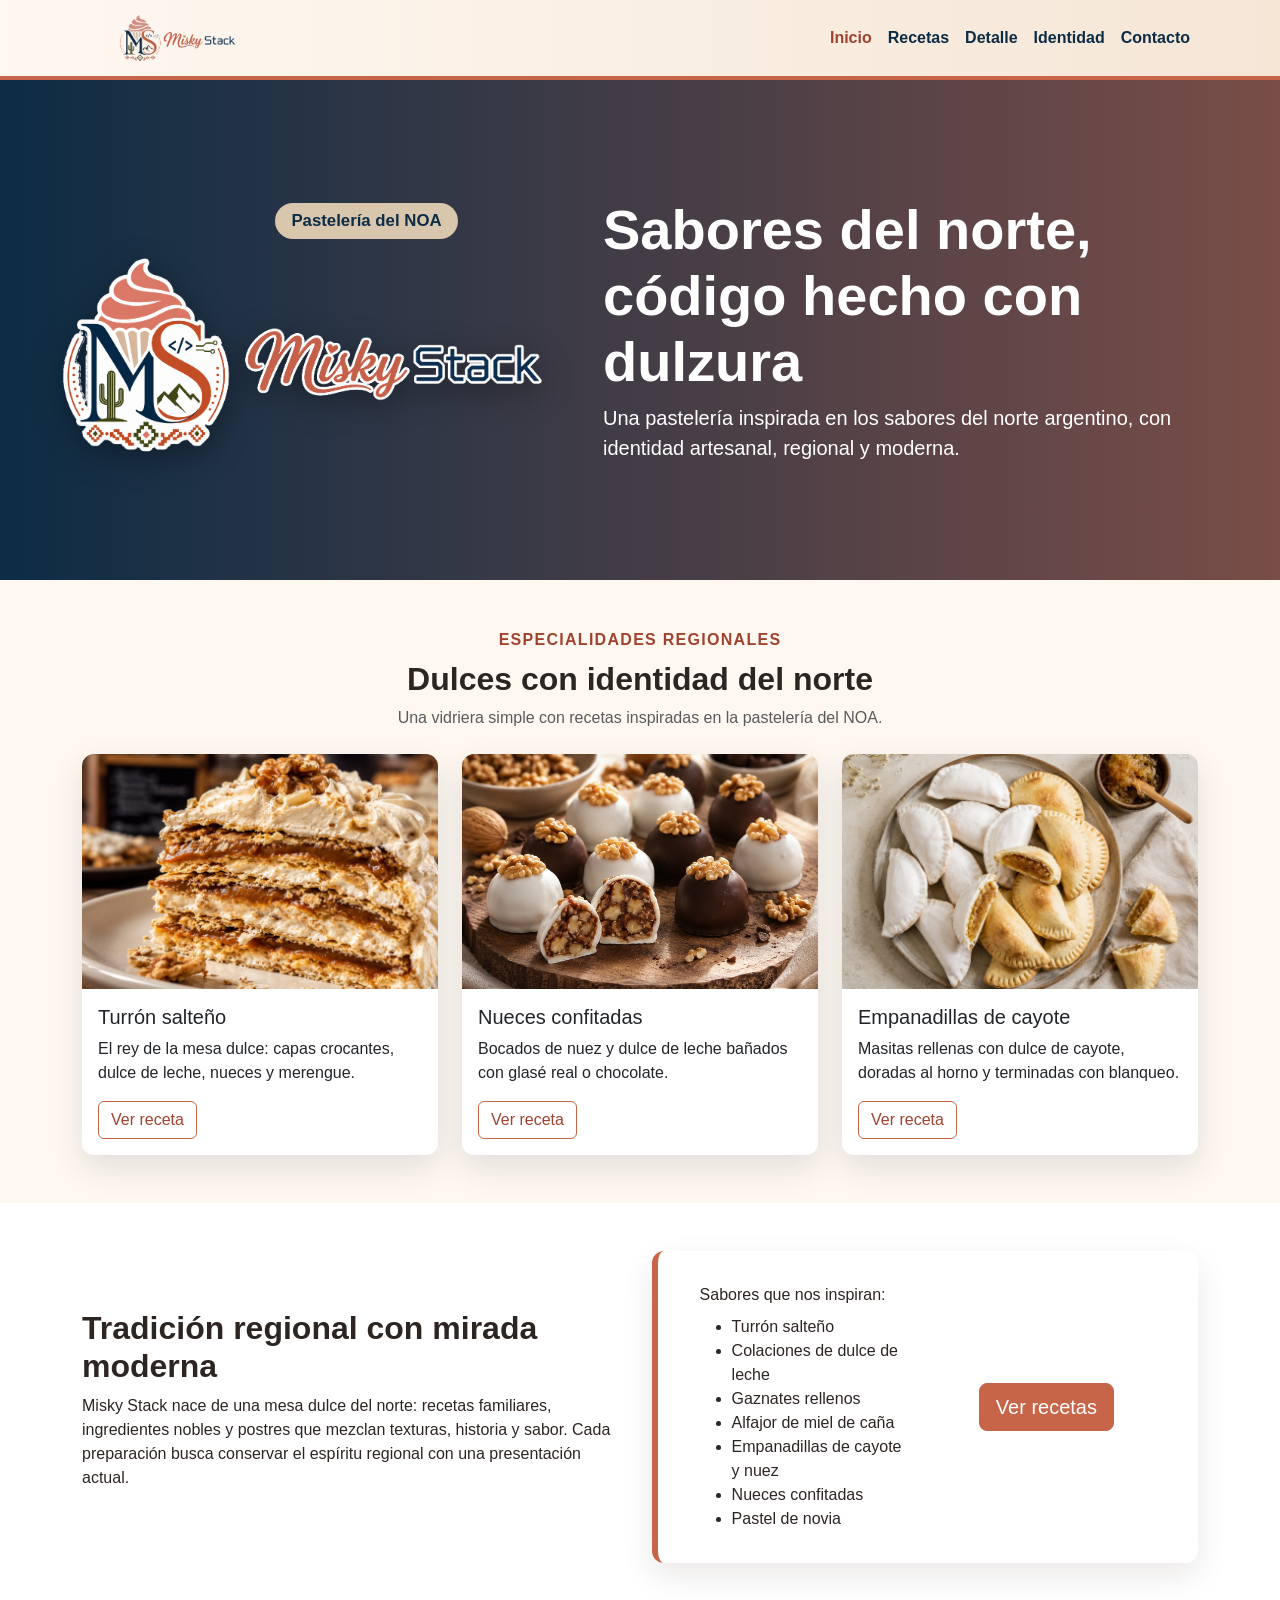
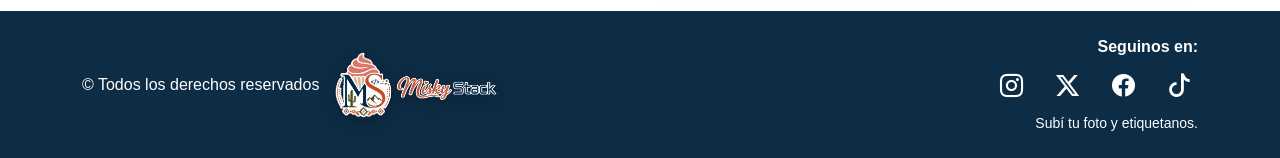
<file: index.html>
<!doctype html>
<html lang="es">
  <head>
    <meta charset="utf-8">
    <meta name="viewport" content="width=device-width, initial-scale=1">
    <meta name="description" content="Misky Stack, pastelería del NOA inspirada en sabores regionales, identidad artesanal y dulces tradicionales.">
    <meta name="author" content="Rosario Pierrestegui">
    <title>Misky Stack - Pastelería del NOA</title>
    <link rel="icon" type="image/png" href="./assets/img/favicon.png">
    <link href="https://cdn.jsdelivr.net/npm/bootstrap@5.3.3/dist/css/bootstrap.min.css" rel="stylesheet">
    <link rel="stylesheet" href="https://cdn.jsdelivr.net/npm/bootstrap-icons@1.11.3/font/bootstrap-icons.min.css">
    <link rel="stylesheet" href="./css/style.css">
  </head>
  <body>
    <header>
      <nav class="navbar navbar-expand-lg navbar-light">
        <div class="container">
          <a class="navbar-brand brand-logo fw-bold" href="./index.html">
            <img src="./assets/img/misky-stack-horizontal.png" alt="Misky Stack">
          </a>
          <button class="navbar-toggler" type="button" data-bs-toggle="collapse" data-bs-target="#menuPrincipal" aria-controls="menuPrincipal" aria-expanded="false" aria-label="Abrir menú">
            <span class="navbar-toggler-icon"></span>
          </button>
          <div class="collapse navbar-collapse" id="menuPrincipal">
            <ul class="navbar-nav ms-auto">
              <li class="nav-item"><a class="nav-link active" aria-current="page" href="./index.html">Inicio</a></li>
              <li class="nav-item"><a class="nav-link" href="./pages/recetas.html">Recetas</a></li>
              <li class="nav-item"><a class="nav-link" href="./pages/detalle-receta.html">Detalle</a></li>
              <li class="nav-item"><a class="nav-link" href="./pages/identidad.html">Identidad</a></li>
              <li class="nav-item"><a class="nav-link" href="./pages/error404.html">Contacto</a></li>
            </ul>
          </div>
        </div>
      </nav>
    </header>

    <main>
      <section class="hero">
        <video class="hero-video" autoplay muted loop playsinline>
          <source src="./assets/video/banner-misky-stack.mp4" type="video/mp4">
        </video>
        <div class="hero-overlay"></div>
      <div class="container position-relative">
        <div class="row align-items-center hero-content">
          <div class="col-lg-5">
            <div class="hero-brand">
              <span class="badge badge-soft">Pastelería del NOA</span>
              <img class="hero-logo" src="./assets/img/misky-stack-hero.png" alt="Misky Stack">
            </div>
          </div>
          <div class="col-lg-7">
            <div class="hero-copy">
              <h1 class="display-4 fw-bold">Sabores del norte, código hecho con dulzura</h1>
              <p class="lead mb-0">
                Una pastelería inspirada en los sabores del norte argentino, con identidad artesanal,
                regional y moderna.
              </p>
            </div>
          </div>
        </div>
      </div>
    </section>

      <section class="container py-5">
        <div class="text-center mb-4">
          <span class="section-kicker">Especialidades regionales</span>
          <h2 class="fw-bold">Dulces con identidad del norte</h2>
          <p class="text-muted mb-0">Una vidriera simple con recetas inspiradas en la pastelería del NOA.</p>
        </div>
        <div class="row g-4">
          <article class="col-12 col-md-6 col-lg-4">
            <div class="card bakery-card h-100">
              <img src="./assets/img/turron-salteno.jpg" class="card-img-top" alt="Porción de turrón salteño con dulce de leche, merengue y nueces">
              <div class="card-body">
                <h3 class="h5">Turrón salteño</h3>
                <p>El rey de la mesa dulce: capas crocantes, dulce de leche, nueces y merengue.</p>
                <a class="btn btn-outline-danger" href="./pages/detalle-receta.html">Ver receta</a>
              </div>
            </div>
          </article>
          <article class="col-12 col-md-6 col-lg-4">
            <div class="card bakery-card h-100">
              <img src="./assets/img/nueces-confitadas-mixtas.jpg" class="card-img-top" alt="Nueces confitadas blancas y de chocolate">
              <div class="card-body">
                <h3 class="h5">Nueces confitadas</h3>
                <p>Bocados de nuez y dulce de leche bañados con glasé real o chocolate.</p>
                <a class="btn btn-outline-danger" href="./pages/nueces-confitadas.html">Ver receta</a>
              </div>
            </div>
          </article>
          <article class="col-12 col-md-6 col-lg-4">
            <div class="card bakery-card h-100">
              <img src="./assets/img/empanadillas-cayote.jpg" class="card-img-top" alt="Empanadillas de cayote horneadas y glaseadas">
              <div class="card-body">
                <h3 class="h5">Empanadillas de cayote</h3>
                <p>Masitas rellenas con dulce de cayote, doradas al horno y terminadas con blanqueo.</p>
                <a class="btn btn-outline-danger" href="./pages/empanadillas-cayote.html">Ver receta</a>
              </div>
            </div>
          </article>
        </div>
      </section>

      <section class="feature-band py-5">
        <div class="container">
          <div class="row g-4 align-items-center">
            <div class="col-lg-6">
              <h2 class="fw-bold">Tradición regional con mirada moderna</h2>
              <p>
                Misky Stack nace de una mesa dulce del norte: recetas familiares, ingredientes nobles
                y postres que mezclan texturas, historia y sabor. Cada preparación busca conservar
                el espíritu regional con una presentación actual.
              </p>
            </div>
            <div class="col-lg-6">
              <div class="check-list">
                <div>
                  <p class="mb-2">Sabores que nos inspiran:</p>
                  <ul class="mb-0">
                    <li><a href="./pages/detalle-receta.html">Turrón salteño</a></li>
                    <li><a href="./pages/colaciones-dulce-leche.html">Colaciones de dulce de leche</a></li>
                    <li><a href="./pages/gaznates.html">Gaznates rellenos</a></li>
                    <li><a href="./pages/alfajor-miel-cana.html">Alfajor de miel de caña</a></li>
                    <li><a href="./pages/empanadillas-cayote.html">Empanadillas de cayote y nuez</a></li>
                    <li><a href="./pages/nueces-confitadas.html">Nueces confitadas</a></li>
                    <li><a href="./pages/pastel-novia.html">Pastel de novia</a></li>
                  </ul>
                </div>
                <a class="btn btn-danger btn-lg feature-cta" href="./pages/recetas.html">Ver recetas</a>
              </div>
            </div>
          </div>
        </div>
      </section>

    </main>

    <footer class="footer py-4 mt-auto">
      <div class="container footer-content">
        <div class="footer-brand">
          <p class="mb-0">© Todos los derechos reservados</p>
          <img src="./assets/img/misky-stack-footer.png" alt="Misky Stack">
        </div>
        <div class="footer-social">
          <p class="mb-2 fw-bold">Seguinos en:</p>
          <div class="social-links">
            <a href="./pages/error404.html" aria-label="Instagram"><i class="bi bi-instagram" aria-hidden="true"></i><span class="visually-hidden">Instagram</span></a>
            <a href="./pages/error404.html" aria-label="X"><i class="bi bi-twitter-x" aria-hidden="true"></i><span class="visually-hidden">X</span></a>
            <a href="./pages/error404.html" aria-label="Facebook"><i class="bi bi-facebook" aria-hidden="true"></i><span class="visually-hidden">Facebook</span></a>
            <a href="./pages/error404.html" aria-label="TikTok"><i class="bi bi-tiktok" aria-hidden="true"></i><span class="visually-hidden">TikTok</span></a>
          </div>
          <p class="mb-0 small">Subí tu foto y etiquetanos.</p>
        </div>
      </div>
    </footer>

    <script src="https://cdn.jsdelivr.net/npm/bootstrap@5.3.3/dist/js/bootstrap.bundle.min.js"></script>
  </body>
</html>
</file>
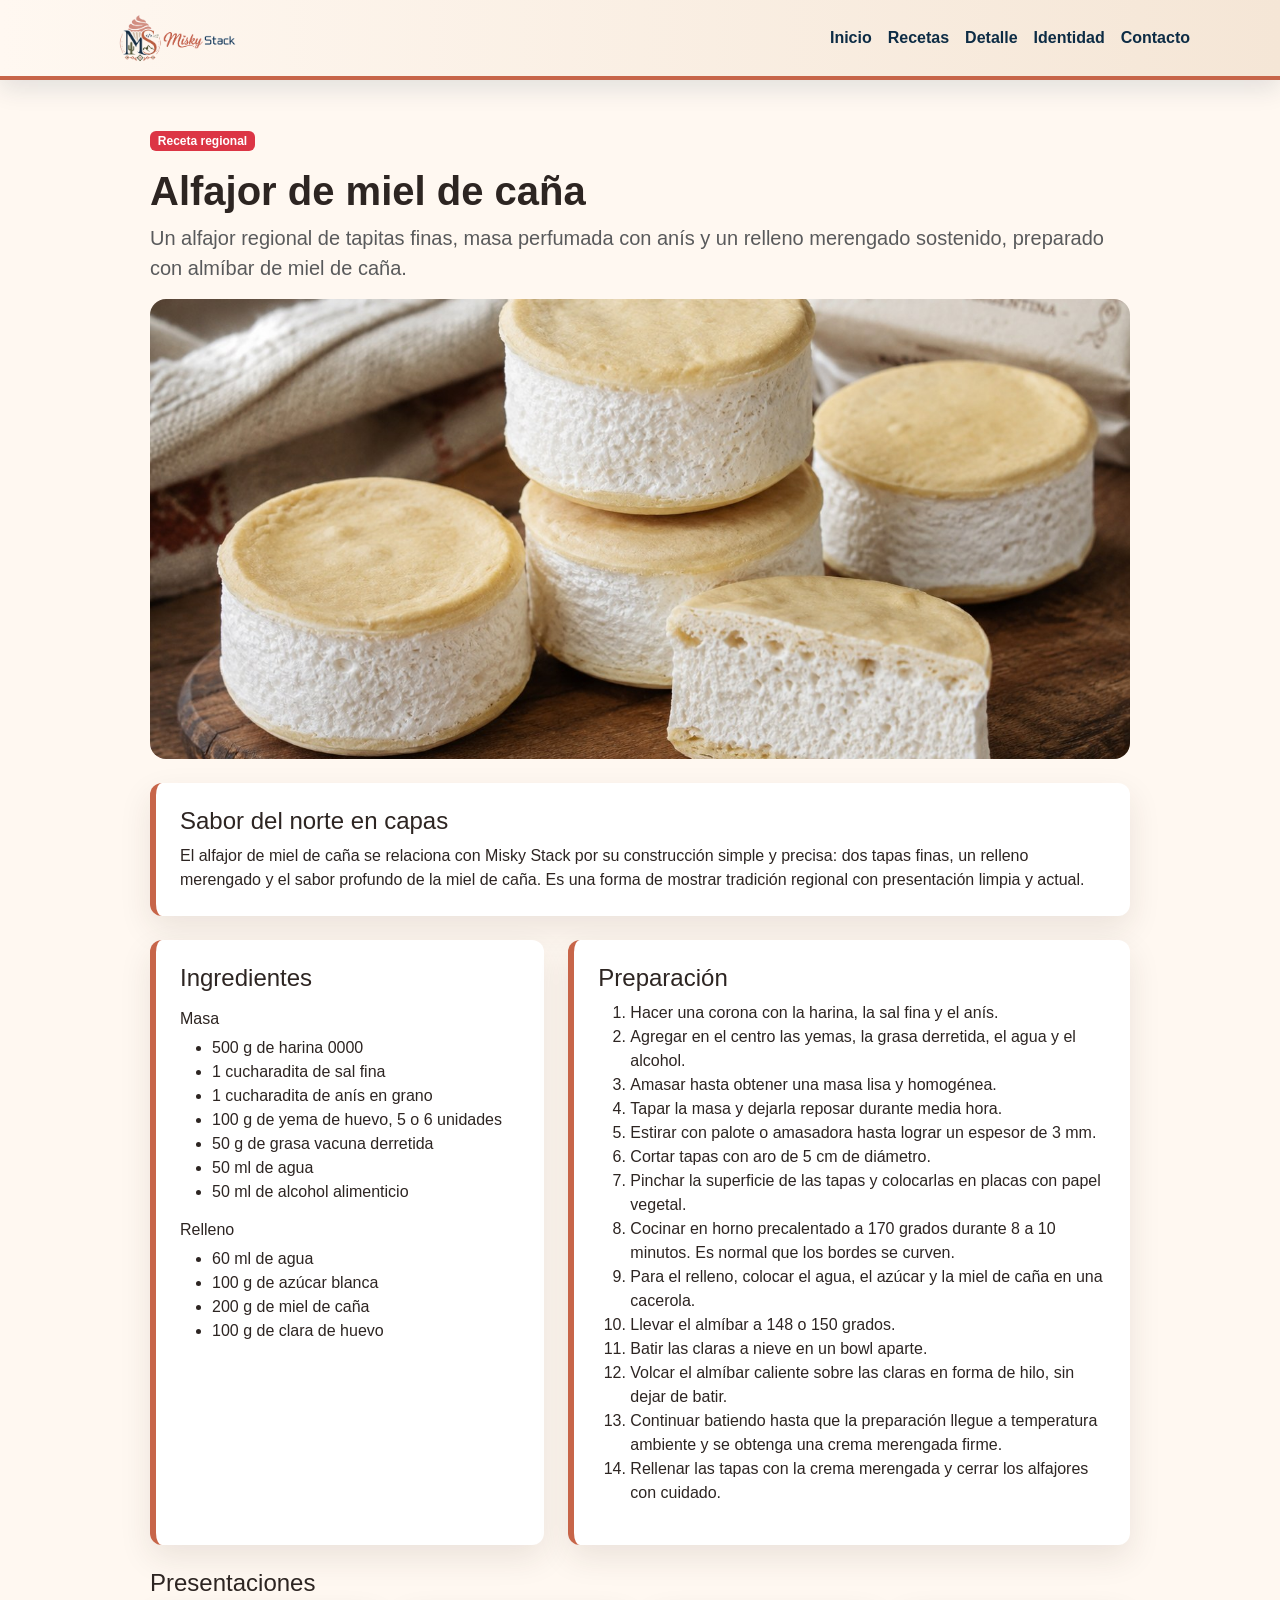
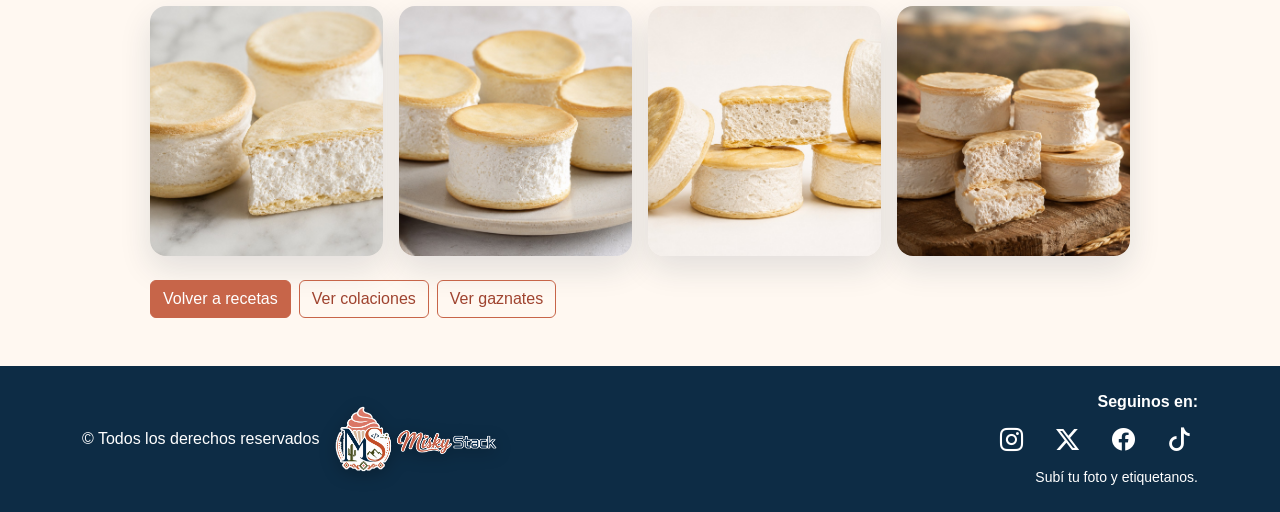
<file: pages/alfajor-miel-cana.html>
<!doctype html>
<html lang="es">
  <head>
    <meta charset="utf-8">
    <meta name="viewport" content="width=device-width, initial-scale=1">
    <meta name="description" content="Receta de alfajor de miel de caña de Misky Stack.">
    <meta name="author" content="Rosario Pierrestegui">
    <title>Alfajor de miel de caña - Misky Stack</title>
    <link rel="icon" type="image/png" href="../assets/img/favicon.png">
    <link href="https://cdn.jsdelivr.net/npm/bootstrap@5.3.3/dist/css/bootstrap.min.css" rel="stylesheet">
    <link rel="stylesheet" href="https://cdn.jsdelivr.net/npm/bootstrap-icons@1.11.3/font/bootstrap-icons.min.css">
    <link rel="stylesheet" href="../css/style.css">
  </head>
  <body>
    <header>
      <nav class="navbar navbar-expand-lg navbar-light">
        <div class="container">
          <a class="navbar-brand brand-logo fw-bold" href="../index.html">
            <img src="../assets/img/misky-stack-horizontal.png" alt="Misky Stack">
          </a>
          <button class="navbar-toggler" type="button" data-bs-toggle="collapse" data-bs-target="#menuPrincipal" aria-controls="menuPrincipal" aria-expanded="false" aria-label="Abrir menú">
            <span class="navbar-toggler-icon"></span>
          </button>
          <div class="collapse navbar-collapse" id="menuPrincipal">
            <ul class="navbar-nav ms-auto">
              <li class="nav-item"><a class="nav-link" href="../index.html">Inicio</a></li>
              <li class="nav-item"><a class="nav-link" href="./recetas.html">Recetas</a></li>
              <li class="nav-item"><a class="nav-link" href="./detalle-receta.html">Detalle</a></li>
              <li class="nav-item"><a class="nav-link" href="./identidad.html">Identidad</a></li>
              <li class="nav-item"><a class="nav-link" href="./error404.html">Contacto</a></li>
            </ul>
          </div>
        </div>
      </nav>
    </header>

    <main class="container py-5">
      <article class="recipe-detail mx-auto">
        <span class="badge text-bg-danger mb-3">Receta regional</span>
        <h1 class="fw-bold">Alfajor de miel de caña</h1>
        <p class="lead text-muted">
          Un alfajor regional de tapitas finas, masa perfumada con anís y un relleno
          merengado sostenido, preparado con almíbar de miel de caña.
        </p>
        <img class="img-fluid rounded-4 mb-4 detail-img" src="../assets/img/alfajor-miel-cana.jpg" alt="Alfajores de miel de caña con relleno blanco merengado">

        <section class="info-box mb-4">
          <h2 class="h4">Sabor del norte en capas</h2>
          <p class="mb-0">
            El alfajor de miel de caña se relaciona con Misky Stack por su construcción simple
            y precisa: dos tapas finas, un relleno merengado y el sabor profundo de la miel de caña.
            Es una forma de mostrar tradición regional con presentación limpia y actual.
          </p>
        </section>

        <div class="row g-4">
          <section class="col-lg-5">
            <div class="info-box h-100">
              <h2 class="h4">Ingredientes</h2>
              <h3 class="h6 mt-3">Masa</h3>
              <ul>
                <li>500 g de harina 0000</li>
                <li>1 cucharadita de sal fina</li>
                <li>1 cucharadita de anís en grano</li>
                <li>100 g de yema de huevo, 5 o 6 unidades</li>
                <li>50 g de grasa vacuna derretida</li>
                <li>50 ml de agua</li>
                <li>50 ml de alcohol alimenticio</li>
              </ul>
              <h3 class="h6 mt-3">Relleno</h3>
              <ul class="mb-0">
                <li>60 ml de agua</li>
                <li>100 g de azúcar blanca</li>
                <li>200 g de miel de caña</li>
                <li>100 g de clara de huevo</li>
              </ul>
            </div>
          </section>
          <section class="col-lg-7">
            <div class="info-box h-100">
              <h2 class="h4">Preparación</h2>
              <ol>
                <li>Hacer una corona con la harina, la sal fina y el anís.</li>
                <li>Agregar en el centro las yemas, la grasa derretida, el agua y el alcohol.</li>
                <li>Amasar hasta obtener una masa lisa y homogénea.</li>
                <li>Tapar la masa y dejarla reposar durante media hora.</li>
                <li>Estirar con palote o amasadora hasta lograr un espesor de 3 mm.</li>
                <li>Cortar tapas con aro de 5 cm de diámetro.</li>
                <li>Pinchar la superficie de las tapas y colocarlas en placas con papel vegetal.</li>
                <li>Cocinar en horno precalentado a 170 grados durante 8 a 10 minutos. Es normal que los bordes se curven.</li>
                <li>Para el relleno, colocar el agua, el azúcar y la miel de caña en una cacerola.</li>
                <li>Llevar el almíbar a 148 o 150 grados.</li>
                <li>Batir las claras a nieve en un bowl aparte.</li>
                <li>Volcar el almíbar caliente sobre las claras en forma de hilo, sin dejar de batir.</li>
                <li>Continuar batiendo hasta que la preparación llegue a temperatura ambiente y se obtenga una crema merengada firme.</li>
                <li>Rellenar las tapas con la crema merengada y cerrar los alfajores con cuidado.</li>
              </ol>
            </div>
          </section>
        </div>

        <section class="mt-4">
          <h2 class="h4">Presentaciones</h2>
          <div class="row g-3">
            <div class="col-sm-6 col-lg-3">
              <img class="img-fluid rounded-4 gallery-img" src="../assets/img/alfajor-miel-cana-detalle.jpg" alt="Alfajor de miel de caña cortado al medio">
            </div>
            <div class="col-sm-6 col-lg-3">
              <img class="img-fluid rounded-4 gallery-img" src="../assets/img/alfajor-miel-cana-plato.jpg" alt="Alfajores de miel de caña servidos en un plato">
            </div>
            <div class="col-sm-6 col-lg-3">
              <img class="img-fluid rounded-4 gallery-img" src="../assets/img/alfajor-miel-cana-corte.jpg" alt="Alfajores de miel de caña con relleno visible">
            </div>
            <div class="col-sm-6 col-lg-3">
              <img class="img-fluid rounded-4 gallery-img" src="../assets/img/alfajor-miel-cana-mesa.jpg" alt="Alfajores de miel de caña sobre tabla de madera">
            </div>
          </div>
        </section>

        <div class="mt-4 d-flex flex-column flex-sm-row gap-2">
          <a class="btn btn-danger" href="./recetas.html">Volver a recetas</a>
          <a class="btn btn-outline-danger" href="./colaciones-dulce-leche.html">Ver colaciones</a>
          <a class="btn btn-outline-danger" href="./gaznates.html">Ver gaznates</a>
        </div>
      </article>
    </main>

    <footer class="footer py-4 mt-auto">
      <div class="container footer-content">
        <div class="footer-brand">
          <p class="mb-0">© Todos los derechos reservados</p>
          <img src="../assets/img/misky-stack-footer.png" alt="Misky Stack">
        </div>
        <div class="footer-social">
          <p class="mb-2 fw-bold">Seguinos en:</p>
          <div class="social-links">
            <a href="./error404.html" aria-label="Instagram"><i class="bi bi-instagram" aria-hidden="true"></i><span class="visually-hidden">Instagram</span></a>
            <a href="./error404.html" aria-label="X"><i class="bi bi-twitter-x" aria-hidden="true"></i><span class="visually-hidden">X</span></a>
            <a href="./error404.html" aria-label="Facebook"><i class="bi bi-facebook" aria-hidden="true"></i><span class="visually-hidden">Facebook</span></a>
            <a href="./error404.html" aria-label="TikTok"><i class="bi bi-tiktok" aria-hidden="true"></i><span class="visually-hidden">TikTok</span></a>
          </div>
          <p class="mb-0 small">Subí tu foto y etiquetanos.</p>
        </div>
      </div>
    </footer>

    <script src="https://cdn.jsdelivr.net/npm/bootstrap@5.3.3/dist/js/bootstrap.bundle.min.js"></script>
  </body>
</html>
</file>
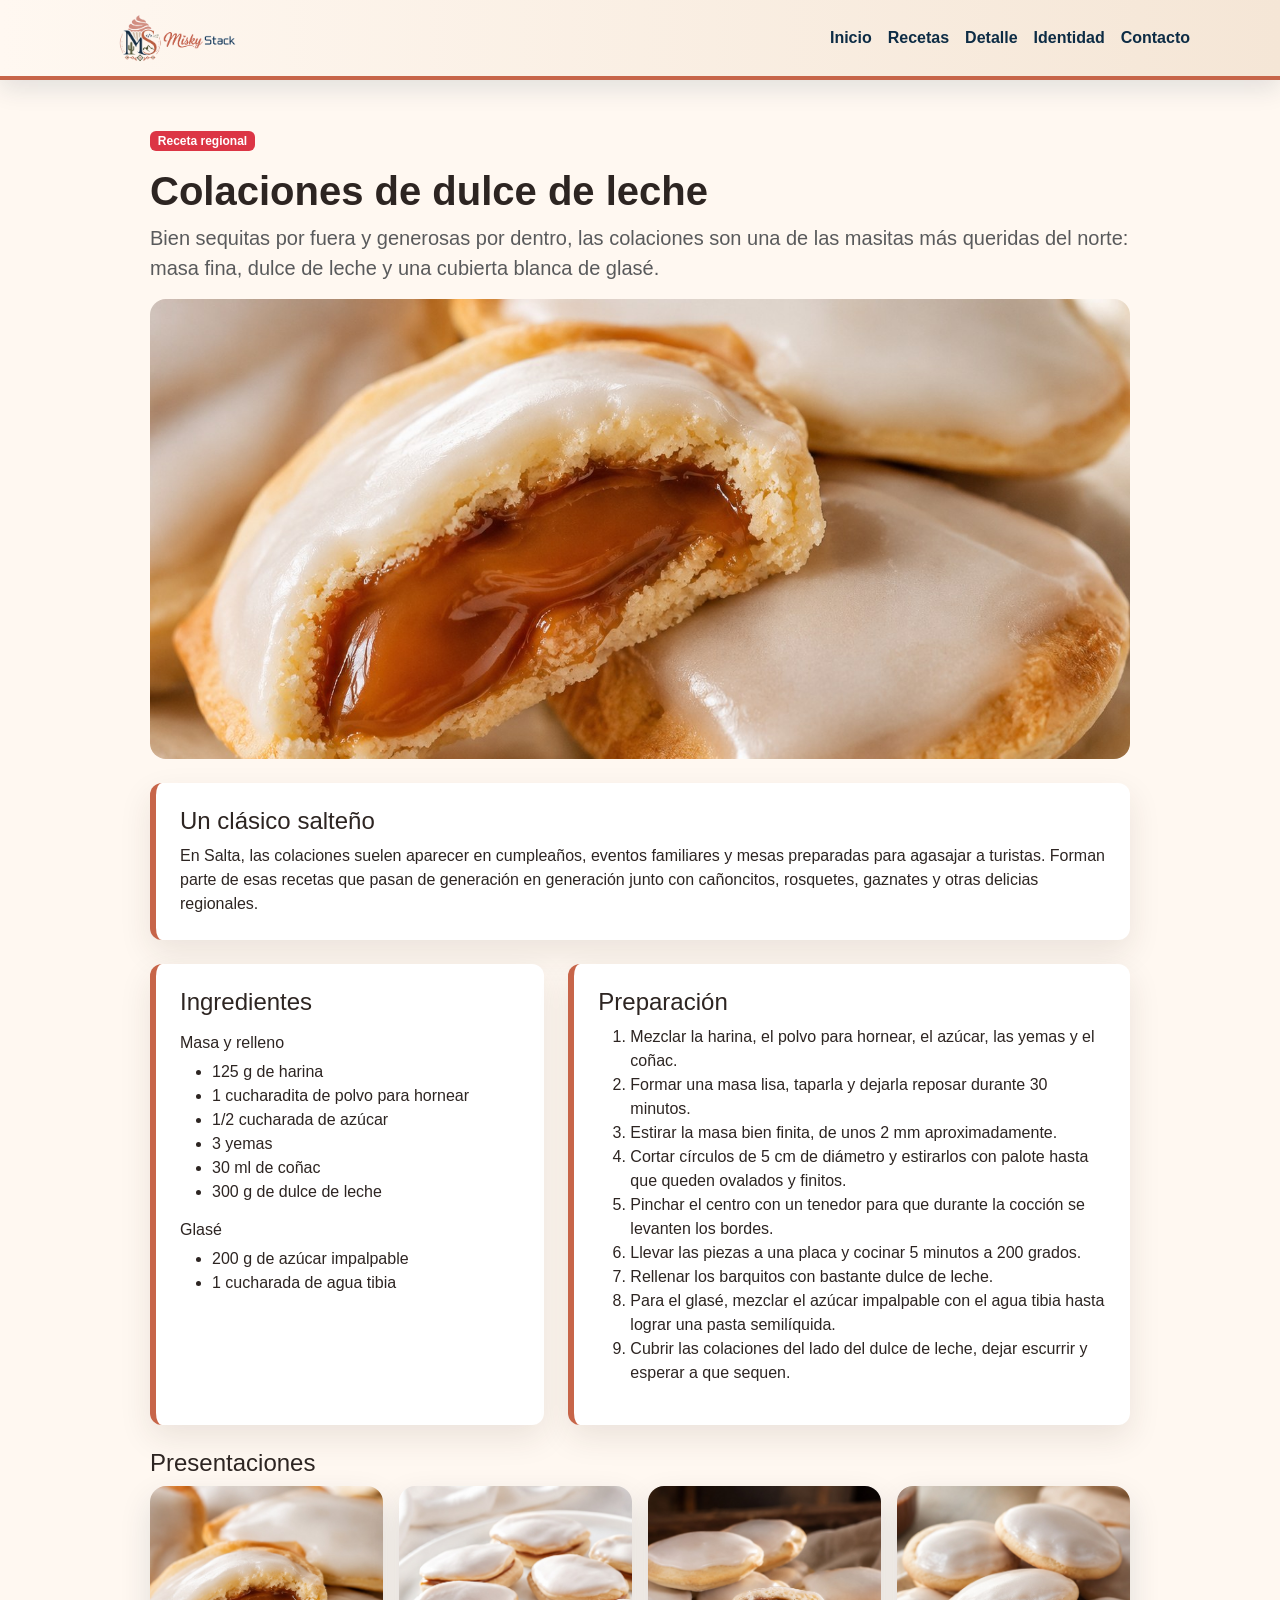
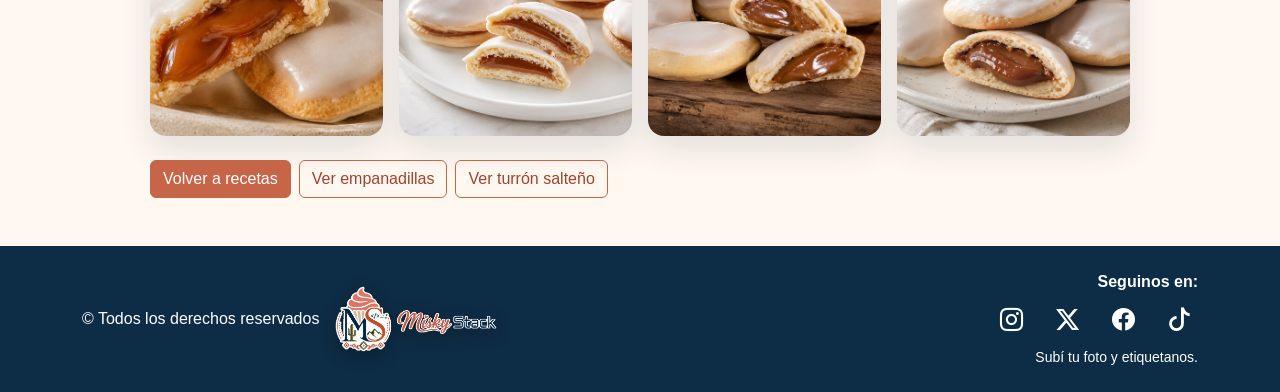
<file: pages/colaciones-dulce-leche.html>
<!doctype html>
<html lang="es">
  <head>
    <meta charset="utf-8">
    <meta name="viewport" content="width=device-width, initial-scale=1">
    <meta name="description" content="Receta de colaciones de dulce de leche de Misky Stack.">
    <meta name="author" content="Rosario Pierrestegui">
    <title>Colaciones de dulce de leche - Misky Stack</title>
    <link rel="icon" type="image/png" href="../assets/img/favicon.png">
    <link href="https://cdn.jsdelivr.net/npm/bootstrap@5.3.3/dist/css/bootstrap.min.css" rel="stylesheet">
    <link rel="stylesheet" href="https://cdn.jsdelivr.net/npm/bootstrap-icons@1.11.3/font/bootstrap-icons.min.css">
    <link rel="stylesheet" href="../css/style.css">
  </head>
  <body>
    <header>
      <nav class="navbar navbar-expand-lg navbar-light">
        <div class="container">
          <a class="navbar-brand brand-logo fw-bold" href="../index.html">
            <img src="../assets/img/misky-stack-horizontal.png" alt="Misky Stack">
          </a>
          <button class="navbar-toggler" type="button" data-bs-toggle="collapse" data-bs-target="#menuPrincipal" aria-controls="menuPrincipal" aria-expanded="false" aria-label="Abrir menú">
            <span class="navbar-toggler-icon"></span>
          </button>
          <div class="collapse navbar-collapse" id="menuPrincipal">
            <ul class="navbar-nav ms-auto">
              <li class="nav-item"><a class="nav-link" href="../index.html">Inicio</a></li>
              <li class="nav-item"><a class="nav-link" href="./recetas.html">Recetas</a></li>
              <li class="nav-item"><a class="nav-link" href="./detalle-receta.html">Detalle</a></li>
              <li class="nav-item"><a class="nav-link" href="./identidad.html">Identidad</a></li>
              <li class="nav-item"><a class="nav-link" href="./error404.html">Contacto</a></li>
            </ul>
          </div>
        </div>
      </nav>
    </header>

    <main class="container py-5">
      <article class="recipe-detail mx-auto">
        <span class="badge text-bg-danger mb-3">Receta regional</span>
        <h1 class="fw-bold">Colaciones de dulce de leche</h1>
        <p class="lead text-muted">
          Bien sequitas por fuera y generosas por dentro, las colaciones son una de las
          masitas más queridas del norte: masa fina, dulce de leche y una cubierta blanca de glasé.
        </p>
        <img class="img-fluid rounded-4 mb-4 detail-img" src="../assets/img/colaciones-dulce-leche.jpg" alt="Colaciones de dulce de leche con glasé blanco">

        <section class="info-box mb-4">
          <h2 class="h4">Un clásico salteño</h2>
          <p class="mb-0">
            En Salta, las colaciones suelen aparecer en cumpleaños, eventos familiares y mesas
            preparadas para agasajar a turistas. Forman parte de esas recetas que pasan de
            generación en generación junto con cañoncitos, rosquetes, gaznates y otras delicias
            regionales.
          </p>
        </section>

        <div class="row g-4">
          <section class="col-lg-5">
            <div class="info-box h-100">
              <h2 class="h4">Ingredientes</h2>
              <h3 class="h6 mt-3">Masa y relleno</h3>
              <ul>
                <li>125 g de harina</li>
                <li>1 cucharadita de polvo para hornear</li>
                <li>1/2 cucharada de azúcar</li>
                <li>3 yemas</li>
                <li>30 ml de coñac</li>
                <li>300 g de dulce de leche</li>
              </ul>
              <h3 class="h6 mt-3">Glasé</h3>
              <ul class="mb-0">
                <li>200 g de azúcar impalpable</li>
                <li>1 cucharada de agua tibia</li>
              </ul>
            </div>
          </section>
          <section class="col-lg-7">
            <div class="info-box h-100">
              <h2 class="h4">Preparación</h2>
              <ol>
                <li>Mezclar la harina, el polvo para hornear, el azúcar, las yemas y el coñac.</li>
                <li>Formar una masa lisa, taparla y dejarla reposar durante 30 minutos.</li>
                <li>Estirar la masa bien finita, de unos 2 mm aproximadamente.</li>
                <li>Cortar círculos de 5 cm de diámetro y estirarlos con palote hasta que queden ovalados y finitos.</li>
                <li>Pinchar el centro con un tenedor para que durante la cocción se levanten los bordes.</li>
                <li>Llevar las piezas a una placa y cocinar 5 minutos a 200 grados.</li>
                <li>Rellenar los barquitos con bastante dulce de leche.</li>
                <li>Para el glasé, mezclar el azúcar impalpable con el agua tibia hasta lograr una pasta semilíquida.</li>
                <li>Cubrir las colaciones del lado del dulce de leche, dejar escurrir y esperar a que sequen.</li>
              </ol>
            </div>
          </section>
        </div>

        <section class="mt-4">
          <h2 class="h4">Presentaciones</h2>
          <div class="row g-3">
            <div class="col-sm-6 col-lg-3">
              <img class="img-fluid rounded-4 gallery-img" src="../assets/img/colaciones-dulce-leche.jpg" alt="Colaciones cubiertas con glasé sobre una mesa">
            </div>
            <div class="col-sm-6 col-lg-3">
              <img class="img-fluid rounded-4 gallery-img" src="../assets/img/colaciones-dulce-leche-plato.jpg" alt="Colaciones con dulce de leche servidas en un plato blanco">
            </div>
            <div class="col-sm-6 col-lg-3">
              <img class="img-fluid rounded-4 gallery-img" src="../assets/img/colaciones-dulce-leche-detalle.jpg" alt="Detalle de colaciones rellenas con dulce de leche">
            </div>
            <div class="col-sm-6 col-lg-3">
              <img class="img-fluid rounded-4 gallery-img" src="../assets/img/colaciones-dulce-leche-mesa.jpg" alt="Colaciones de dulce de leche apiladas en un plato">
            </div>
          </div>
        </section>

        <div class="mt-4 d-flex flex-column flex-sm-row gap-2">
          <a class="btn btn-danger" href="./recetas.html">Volver a recetas</a>
          <a class="btn btn-outline-danger" href="./empanadillas-cayote.html">Ver empanadillas</a>
          <a class="btn btn-outline-danger" href="./detalle-receta.html">Ver turrón salteño</a>
        </div>
      </article>
    </main>

    <footer class="footer py-4 mt-auto">
      <div class="container footer-content">
        <div class="footer-brand">
          <p class="mb-0">© Todos los derechos reservados</p>
          <img src="../assets/img/misky-stack-footer.png" alt="Misky Stack">
        </div>
        <div class="footer-social">
          <p class="mb-2 fw-bold">Seguinos en:</p>
          <div class="social-links">
            <a href="./error404.html" aria-label="Instagram"><i class="bi bi-instagram" aria-hidden="true"></i><span class="visually-hidden">Instagram</span></a>
            <a href="./error404.html" aria-label="X"><i class="bi bi-twitter-x" aria-hidden="true"></i><span class="visually-hidden">X</span></a>
            <a href="./error404.html" aria-label="Facebook"><i class="bi bi-facebook" aria-hidden="true"></i><span class="visually-hidden">Facebook</span></a>
            <a href="./error404.html" aria-label="TikTok"><i class="bi bi-tiktok" aria-hidden="true"></i><span class="visually-hidden">TikTok</span></a>
          </div>
          <p class="mb-0 small">Subí tu foto y etiquetanos.</p>
        </div>
      </div>
    </footer>

    <script src="https://cdn.jsdelivr.net/npm/bootstrap@5.3.3/dist/js/bootstrap.bundle.min.js"></script>
  </body>
</html>
</file>
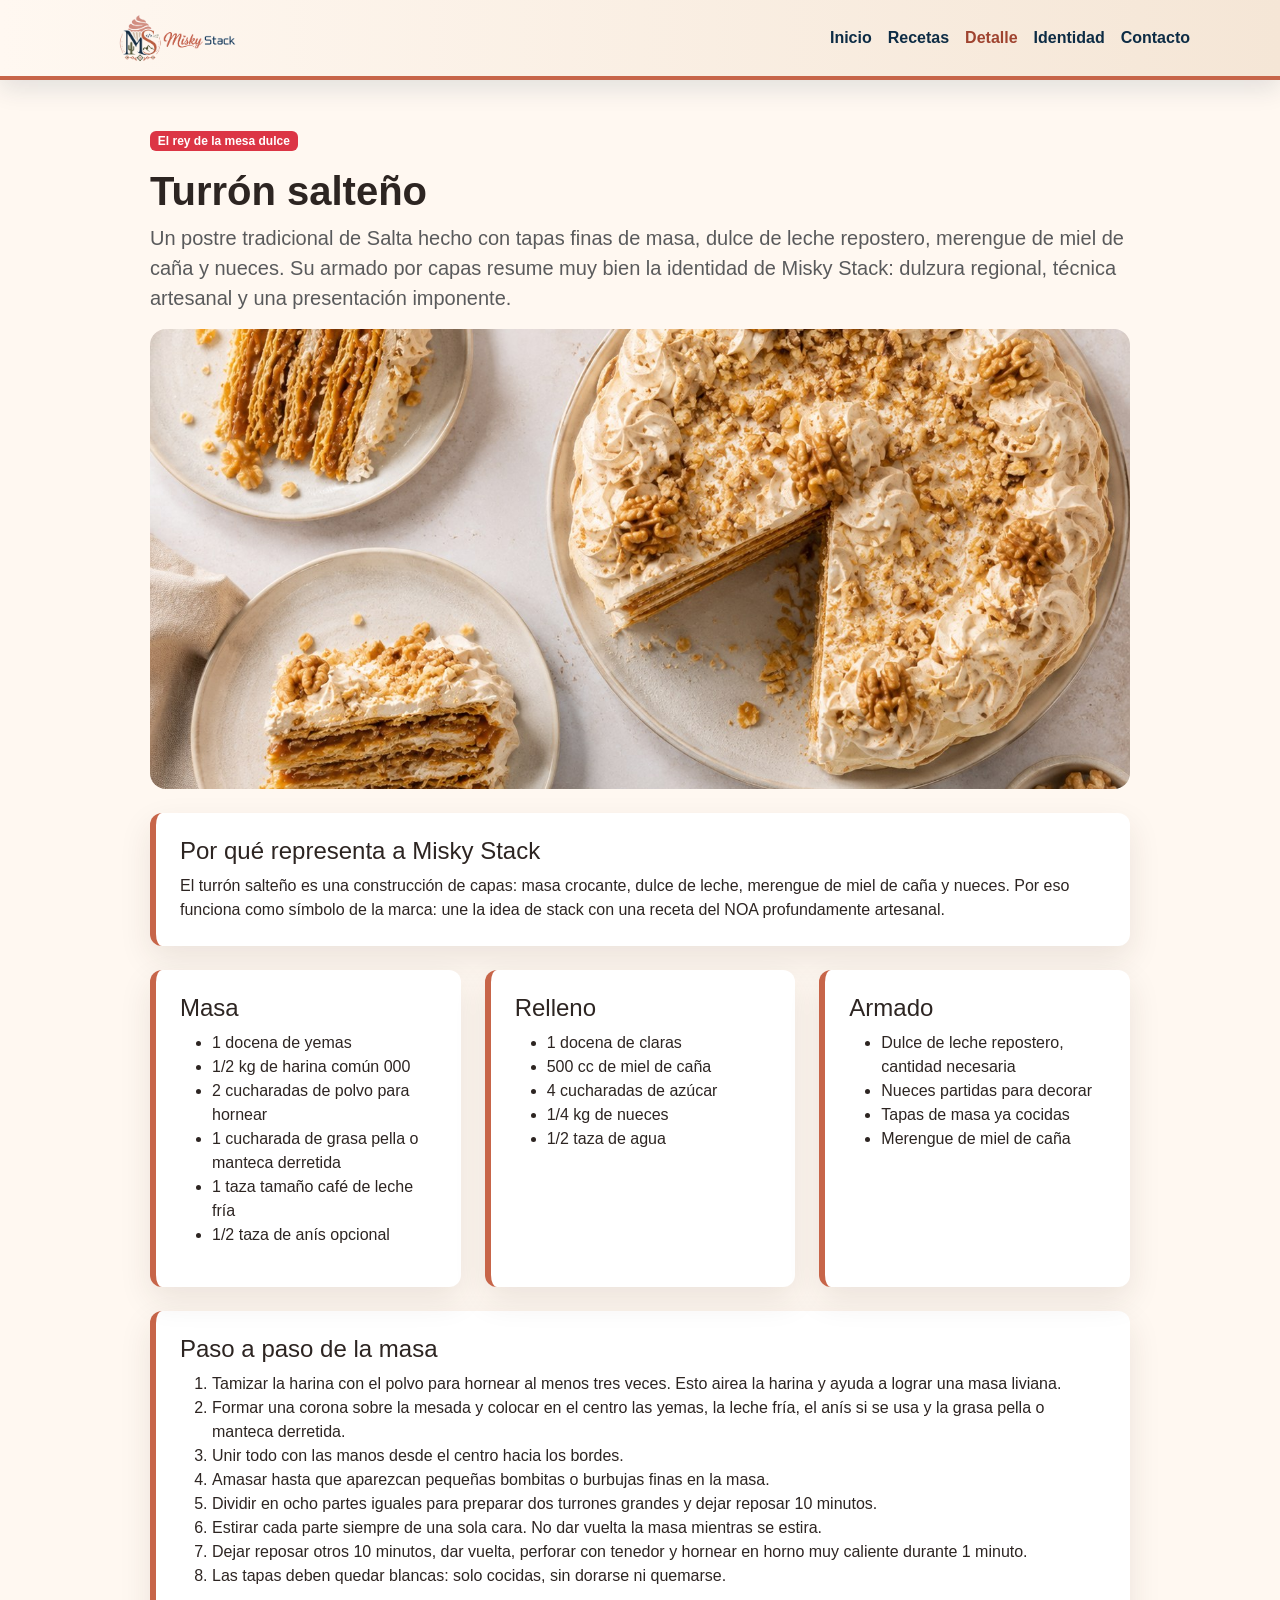
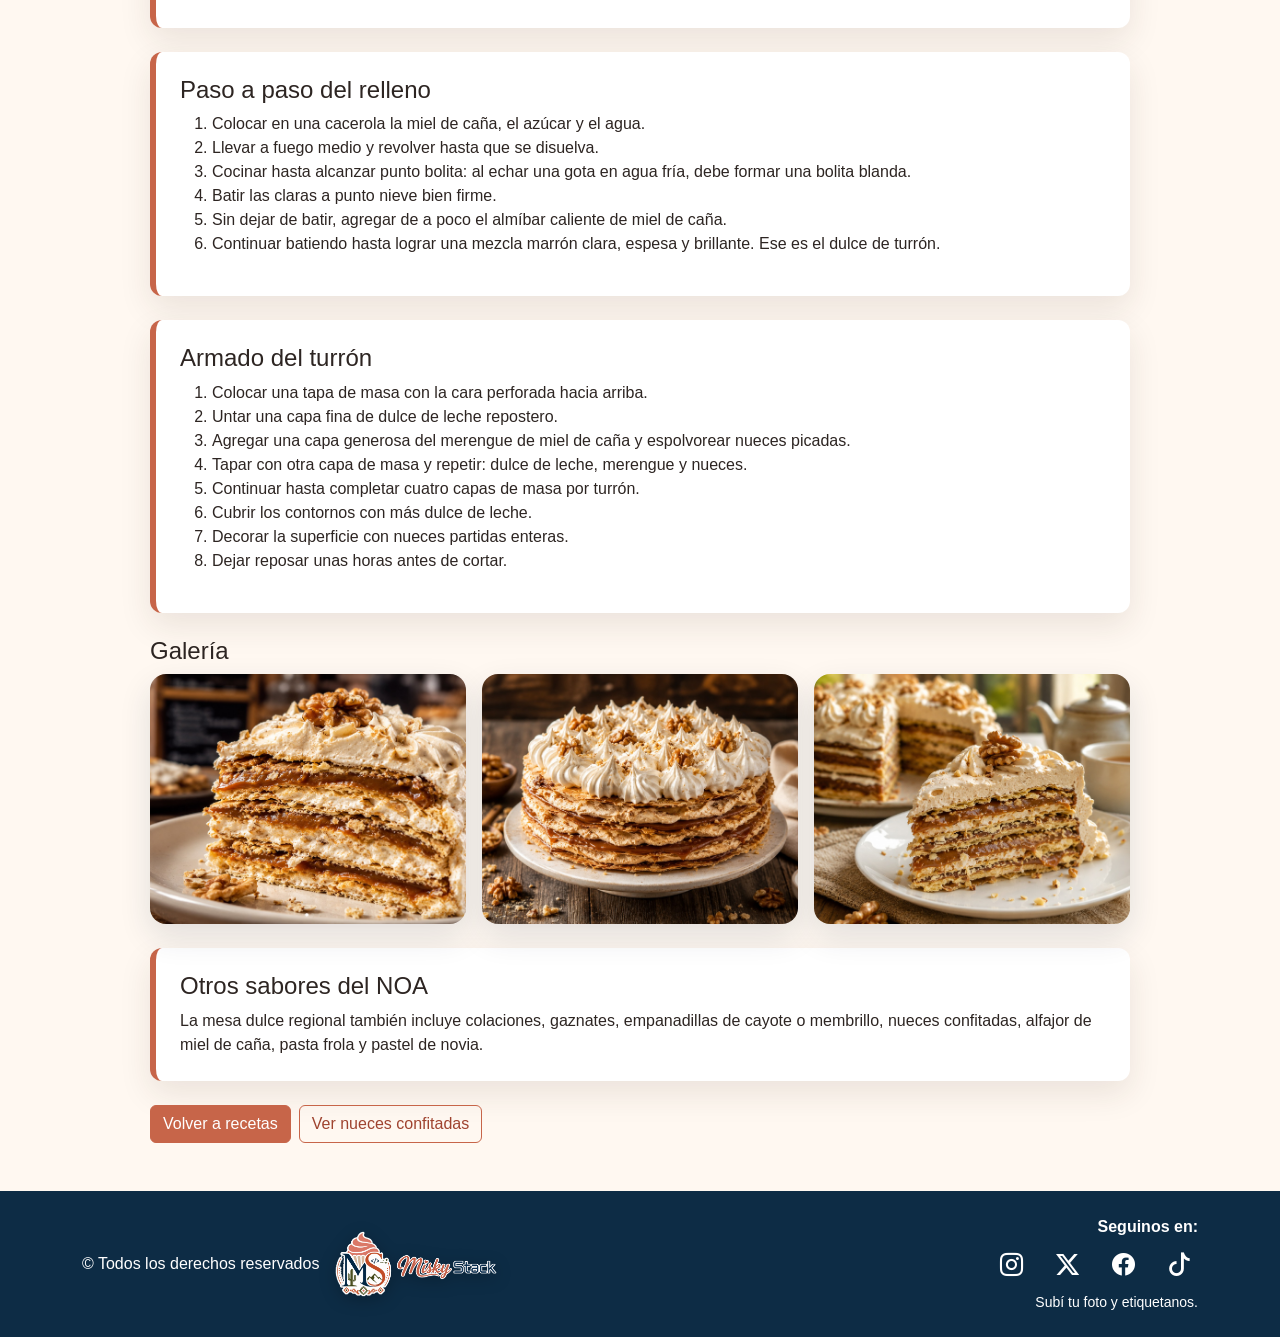
<file: pages/detalle-receta.html>
<!doctype html>
<html lang="es">
  <head>
    <meta charset="utf-8">
    <meta name="viewport" content="width=device-width, initial-scale=1">
    <meta name="description" content="Receta completa del turrón salteño de Misky Stack.">
    <meta name="author" content="Rosario Pierrestegui">
    <title>Turrón salteño - Misky Stack</title>
    <link rel="icon" type="image/png" href="../assets/img/favicon.png">
    <link href="https://cdn.jsdelivr.net/npm/bootstrap@5.3.3/dist/css/bootstrap.min.css" rel="stylesheet">
    <link rel="stylesheet" href="https://cdn.jsdelivr.net/npm/bootstrap-icons@1.11.3/font/bootstrap-icons.min.css">
    <link rel="stylesheet" href="../css/style.css">
  </head>
  <body>
    <header>
      <nav class="navbar navbar-expand-lg navbar-light">
        <div class="container">
          <a class="navbar-brand brand-logo fw-bold" href="../index.html">
            <img src="../assets/img/misky-stack-horizontal.png" alt="Misky Stack">
          </a>
          <button class="navbar-toggler" type="button" data-bs-toggle="collapse" data-bs-target="#menuPrincipal" aria-controls="menuPrincipal" aria-expanded="false" aria-label="Abrir menú">
            <span class="navbar-toggler-icon"></span>
          </button>
          <div class="collapse navbar-collapse" id="menuPrincipal">
            <ul class="navbar-nav ms-auto">
              <li class="nav-item"><a class="nav-link" href="../index.html">Inicio</a></li>
              <li class="nav-item"><a class="nav-link" href="./recetas.html">Recetas</a></li>
              <li class="nav-item"><a class="nav-link active" aria-current="page" href="./detalle-receta.html">Detalle</a></li>
              <li class="nav-item"><a class="nav-link" href="./identidad.html">Identidad</a></li>
              <li class="nav-item"><a class="nav-link" href="./error404.html">Contacto</a></li>
            </ul>
          </div>
        </div>
      </nav>
    </header>

    <main class="container py-5">
      <article class="recipe-detail mx-auto">
        <span class="badge text-bg-danger mb-3">El rey de la mesa dulce</span>
        <h1 class="fw-bold">Turrón salteño</h1>
        <p class="lead text-muted">
          Un postre tradicional de Salta hecho con tapas finas de masa, dulce de leche repostero,
          merengue de miel de caña y nueces. Su armado por capas resume muy bien la identidad de
          Misky Stack: dulzura regional, técnica artesanal y una presentación imponente.
        </p>
        <img class="img-fluid rounded-4 mb-4 detail-img" src="../assets/img/turron-salteno-mesa.jpg" alt="Turrón salteño entero con porciones servidas">

        <section class="info-box mb-4">
          <h2 class="h4">Por qué representa a Misky Stack</h2>
          <p class="mb-0">
            El turrón salteño es una construcción de capas: masa crocante, dulce de leche, merengue de miel
            de caña y nueces. Por eso funciona como símbolo de la marca: une la idea de stack con una receta
            del NOA profundamente artesanal.
          </p>
        </section>

        <div class="row g-4">
          <section class="col-lg-4">
            <div class="info-box h-100">
              <h2 class="h4">Masa</h2>
              <ul>
                <li>1 docena de yemas</li>
                <li>1/2 kg de harina común 000</li>
                <li>2 cucharadas de polvo para hornear</li>
                <li>1 cucharada de grasa pella o manteca derretida</li>
                <li>1 taza tamaño café de leche fría</li>
                <li>1/2 taza de anís opcional</li>
              </ul>
            </div>
          </section>
          <section class="col-lg-4">
            <div class="info-box h-100">
              <h2 class="h4">Relleno</h2>
              <ul>
                <li>1 docena de claras</li>
                <li>500 cc de miel de caña</li>
                <li>4 cucharadas de azúcar</li>
                <li>1/4 kg de nueces</li>
                <li>1/2 taza de agua</li>
              </ul>
            </div>
          </section>
          <section class="col-lg-4">
            <div class="info-box h-100">
              <h2 class="h4">Armado</h2>
              <ul>
                <li>Dulce de leche repostero, cantidad necesaria</li>
                <li>Nueces partidas para decorar</li>
                <li>Tapas de masa ya cocidas</li>
                <li>Merengue de miel de caña</li>
              </ul>
            </div>
          </section>
        </div>

        <section class="info-box mt-4">
          <h2 class="h4">Paso a paso de la masa</h2>
          <ol>
            <li>Tamizar la harina con el polvo para hornear al menos tres veces. Esto airea la harina y ayuda a lograr una masa liviana.</li>
            <li>Formar una corona sobre la mesada y colocar en el centro las yemas, la leche fría, el anís si se usa y la grasa pella o manteca derretida.</li>
            <li>Unir todo con las manos desde el centro hacia los bordes.</li>
            <li>Amasar hasta que aparezcan pequeñas bombitas o burbujas finas en la masa.</li>
            <li>Dividir en ocho partes iguales para preparar dos turrones grandes y dejar reposar 10 minutos.</li>
            <li>Estirar cada parte siempre de una sola cara. No dar vuelta la masa mientras se estira.</li>
            <li>Dejar reposar otros 10 minutos, dar vuelta, perforar con tenedor y hornear en horno muy caliente durante 1 minuto.</li>
            <li>Las tapas deben quedar blancas: solo cocidas, sin dorarse ni quemarse.</li>
          </ol>
        </section>

        <section class="info-box mt-4">
          <h2 class="h4">Paso a paso del relleno</h2>
          <ol>
            <li>Colocar en una cacerola la miel de caña, el azúcar y el agua.</li>
            <li>Llevar a fuego medio y revolver hasta que se disuelva.</li>
            <li>Cocinar hasta alcanzar punto bolita: al echar una gota en agua fría, debe formar una bolita blanda.</li>
            <li>Batir las claras a punto nieve bien firme.</li>
            <li>Sin dejar de batir, agregar de a poco el almíbar caliente de miel de caña.</li>
            <li>Continuar batiendo hasta lograr una mezcla marrón clara, espesa y brillante. Ese es el dulce de turrón.</li>
          </ol>
        </section>

        <section class="info-box mt-4">
          <h2 class="h4">Armado del turrón</h2>
          <ol>
            <li>Colocar una tapa de masa con la cara perforada hacia arriba.</li>
            <li>Untar una capa fina de dulce de leche repostero.</li>
            <li>Agregar una capa generosa del merengue de miel de caña y espolvorear nueces picadas.</li>
            <li>Tapar con otra capa de masa y repetir: dulce de leche, merengue y nueces.</li>
            <li>Continuar hasta completar cuatro capas de masa por turrón.</li>
            <li>Cubrir los contornos con más dulce de leche.</li>
            <li>Decorar la superficie con nueces partidas enteras.</li>
            <li>Dejar reposar unas horas antes de cortar.</li>
          </ol>
        </section>

        <section class="mt-4">
          <h2 class="h4">Galería</h2>
          <div class="row g-3">
            <div class="col-md-4">
              <img class="img-fluid rounded-4 gallery-img" src="../assets/img/turron-salteno.jpg" alt="Corte de turrón salteño con capas de dulce de leche">
            </div>
            <div class="col-md-4">
              <img class="img-fluid rounded-4 gallery-img" src="../assets/img/turron-salteno-entero.jpg" alt="Turrón salteño entero con merengue y nueces">
            </div>
            <div class="col-md-4">
              <img class="img-fluid rounded-4 gallery-img" src="../assets/img/turron-salteno-detalle.jpg" alt="Porción de turrón salteño servida con té">
            </div>
          </div>
        </section>

        <section class="info-box mt-4">
          <h2 class="h4">Otros sabores del NOA</h2>
          <p class="mb-0">
            La mesa dulce regional también incluye colaciones, gaznates, empanadillas de cayote o membrillo,
            nueces confitadas, alfajor de miel de caña, pasta frola y pastel de novia.
          </p>
        </section>

        <div class="mt-4 d-flex flex-column flex-sm-row gap-2">
          <a class="btn btn-danger" href="./recetas.html">Volver a recetas</a>
          <a class="btn btn-outline-danger" href="./nueces-confitadas.html">Ver nueces confitadas</a>
        </div>
      </article>
    </main>

    <footer class="footer py-4 mt-auto">
      <div class="container footer-content">
        <div class="footer-brand">
          <p class="mb-0">© Todos los derechos reservados</p>
          <img src="../assets/img/misky-stack-footer.png" alt="Misky Stack">
        </div>
        <div class="footer-social">
          <p class="mb-2 fw-bold">Seguinos en:</p>
          <div class="social-links">
            <a href="./error404.html" aria-label="Instagram"><i class="bi bi-instagram" aria-hidden="true"></i><span class="visually-hidden">Instagram</span></a>
            <a href="./error404.html" aria-label="X"><i class="bi bi-twitter-x" aria-hidden="true"></i><span class="visually-hidden">X</span></a>
            <a href="./error404.html" aria-label="Facebook"><i class="bi bi-facebook" aria-hidden="true"></i><span class="visually-hidden">Facebook</span></a>
            <a href="./error404.html" aria-label="TikTok"><i class="bi bi-tiktok" aria-hidden="true"></i><span class="visually-hidden">TikTok</span></a>
          </div>
          <p class="mb-0 small">Subí tu foto y etiquetanos.</p>
        </div>
      </div>
    </footer>

    <script src="https://cdn.jsdelivr.net/npm/bootstrap@5.3.3/dist/js/bootstrap.bundle.min.js"></script>
  </body>
</html>
</file>
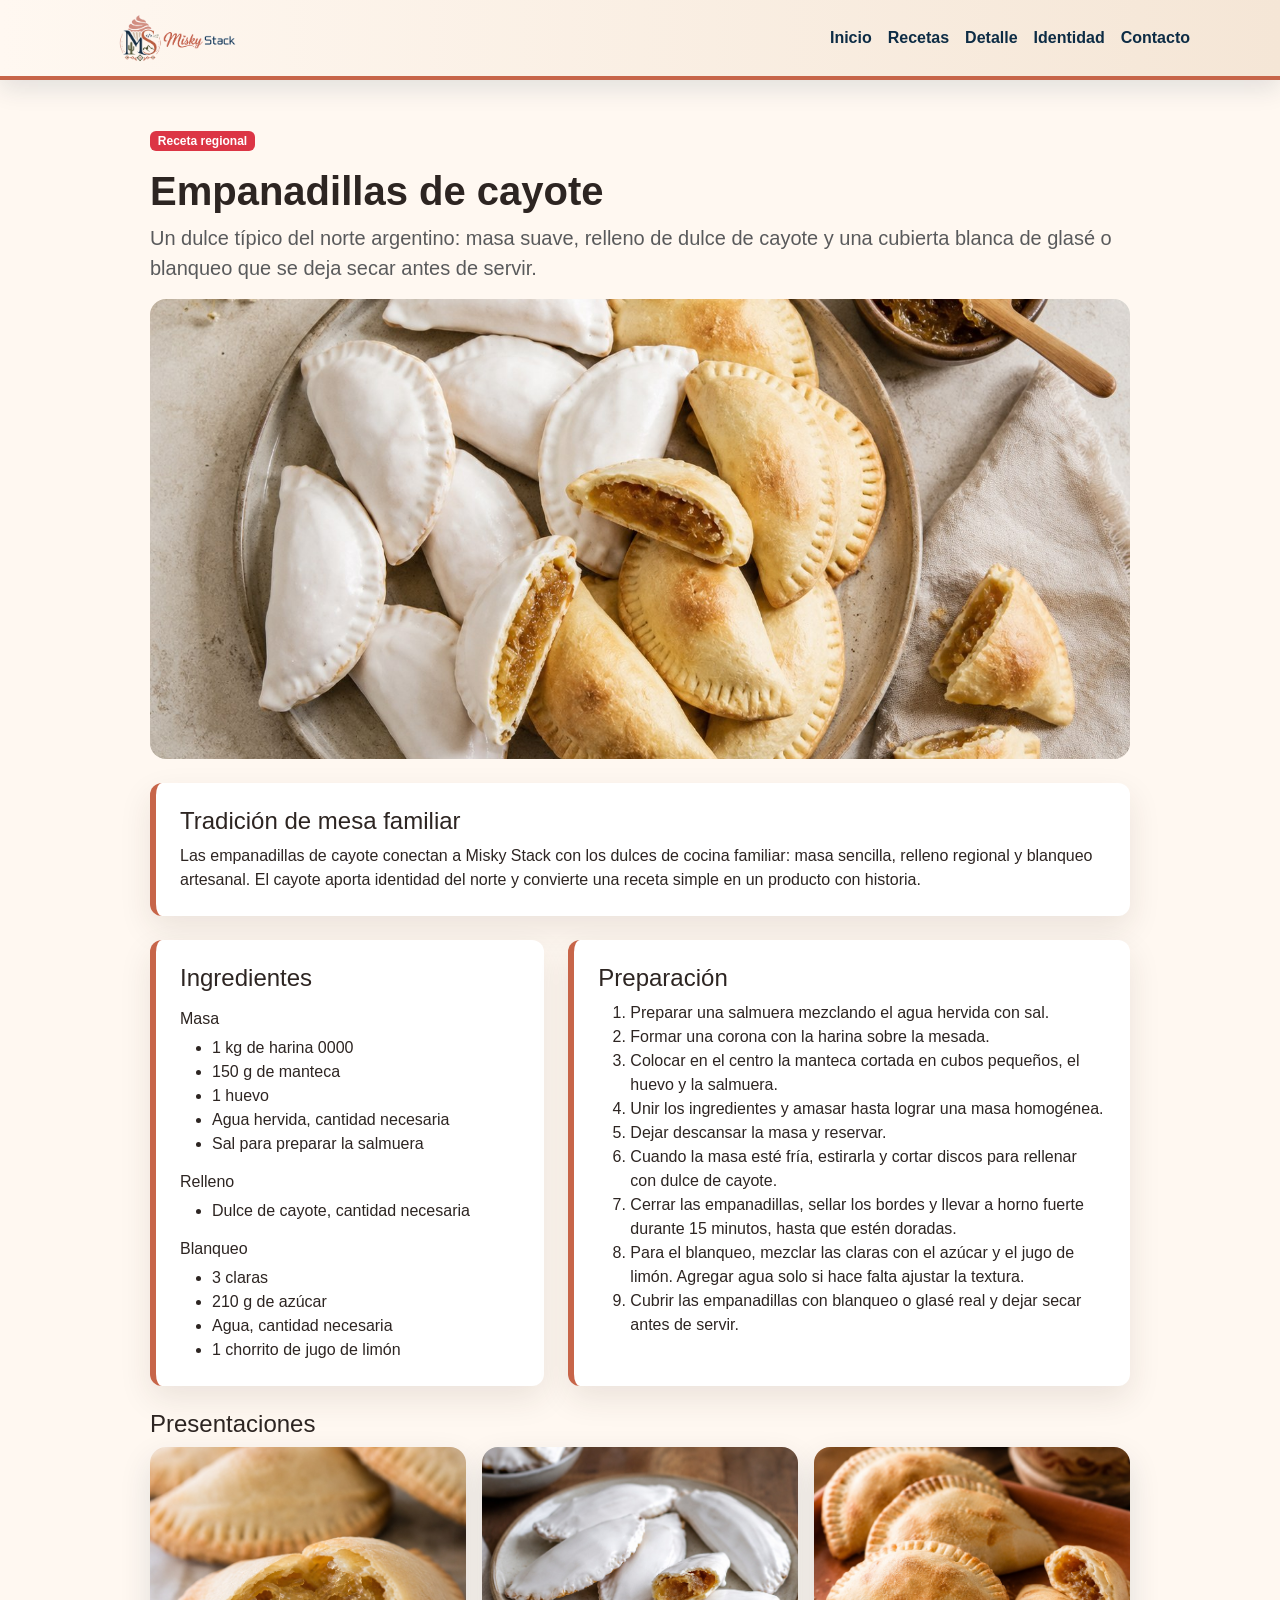
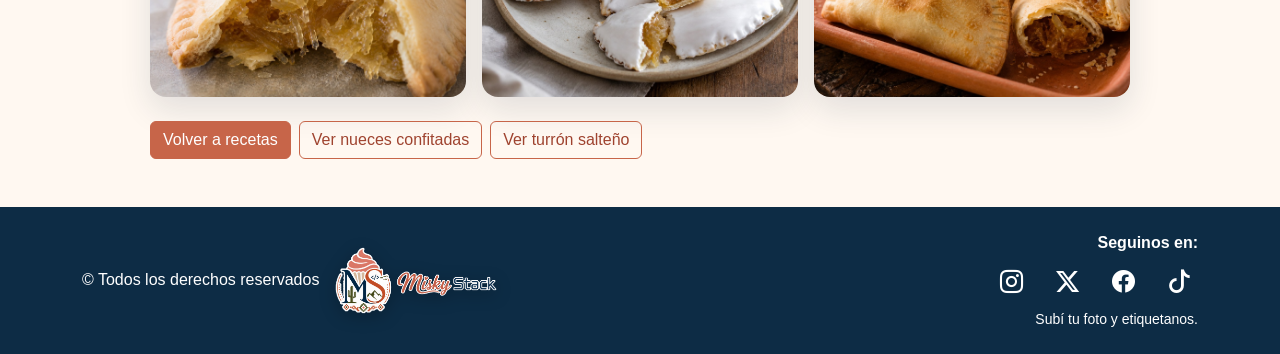
<file: pages/empanadillas-cayote.html>
<!doctype html>
<html lang="es">
  <head>
    <meta charset="utf-8">
    <meta name="viewport" content="width=device-width, initial-scale=1">
    <meta name="description" content="Receta de empanadillas de cayote de Misky Stack.">
    <meta name="author" content="Rosario Pierrestegui">
    <title>Empanadillas de cayote - Misky Stack</title>
    <link rel="icon" type="image/png" href="../assets/img/favicon.png">
    <link href="https://cdn.jsdelivr.net/npm/bootstrap@5.3.3/dist/css/bootstrap.min.css" rel="stylesheet">
    <link rel="stylesheet" href="https://cdn.jsdelivr.net/npm/bootstrap-icons@1.11.3/font/bootstrap-icons.min.css">
    <link rel="stylesheet" href="../css/style.css">
  </head>
  <body>
    <header>
      <nav class="navbar navbar-expand-lg navbar-light">
        <div class="container">
          <a class="navbar-brand brand-logo fw-bold" href="../index.html">
            <img src="../assets/img/misky-stack-horizontal.png" alt="Misky Stack">
          </a>
          <button class="navbar-toggler" type="button" data-bs-toggle="collapse" data-bs-target="#menuPrincipal" aria-controls="menuPrincipal" aria-expanded="false" aria-label="Abrir menú">
            <span class="navbar-toggler-icon"></span>
          </button>
          <div class="collapse navbar-collapse" id="menuPrincipal">
            <ul class="navbar-nav ms-auto">
              <li class="nav-item"><a class="nav-link" href="../index.html">Inicio</a></li>
              <li class="nav-item"><a class="nav-link" href="./recetas.html">Recetas</a></li>
              <li class="nav-item"><a class="nav-link" href="./detalle-receta.html">Detalle</a></li>
              <li class="nav-item"><a class="nav-link" href="./identidad.html">Identidad</a></li>
              <li class="nav-item"><a class="nav-link" href="./error404.html">Contacto</a></li>
            </ul>
          </div>
        </div>
      </nav>
    </header>

    <main class="container py-5">
      <article class="recipe-detail mx-auto">
        <span class="badge text-bg-danger mb-3">Receta regional</span>
        <h1 class="fw-bold">Empanadillas de cayote</h1>
        <p class="lead text-muted">
          Un dulce típico del norte argentino: masa suave, relleno de dulce de cayote
          y una cubierta blanca de glasé o blanqueo que se deja secar antes de servir.
        </p>
        <img class="img-fluid rounded-4 mb-4 detail-img" src="../assets/img/empanadillas-cayote.jpg" alt="Empanadillas de cayote sobre un plato con dulce regional">

        <section class="info-box mb-4">
          <h2 class="h4">Tradición de mesa familiar</h2>
          <p class="mb-0">
            Las empanadillas de cayote conectan a Misky Stack con los dulces de cocina familiar:
            masa sencilla, relleno regional y blanqueo artesanal. El cayote aporta identidad del norte
            y convierte una receta simple en un producto con historia.
          </p>
        </section>

        <div class="row g-4">
          <section class="col-lg-5">
            <div class="info-box h-100">
              <h2 class="h4">Ingredientes</h2>
              <h3 class="h6 mt-3">Masa</h3>
              <ul>
                <li>1 kg de harina 0000</li>
                <li>150 g de manteca</li>
                <li>1 huevo</li>
                <li>Agua hervida, cantidad necesaria</li>
                <li>Sal para preparar la salmuera</li>
              </ul>
              <h3 class="h6 mt-3">Relleno</h3>
              <ul>
                <li>Dulce de cayote, cantidad necesaria</li>
              </ul>
              <h3 class="h6 mt-3">Blanqueo</h3>
              <ul class="mb-0">
                <li>3 claras</li>
                <li>210 g de azúcar</li>
                <li>Agua, cantidad necesaria</li>
                <li>1 chorrito de jugo de limón</li>
              </ul>
            </div>
          </section>
          <section class="col-lg-7">
            <div class="info-box h-100">
              <h2 class="h4">Preparación</h2>
              <ol>
                <li>Preparar una salmuera mezclando el agua hervida con sal.</li>
                <li>Formar una corona con la harina sobre la mesada.</li>
                <li>Colocar en el centro la manteca cortada en cubos pequeños, el huevo y la salmuera.</li>
                <li>Unir los ingredientes y amasar hasta lograr una masa homogénea.</li>
                <li>Dejar descansar la masa y reservar.</li>
                <li>Cuando la masa esté fría, estirarla y cortar discos para rellenar con dulce de cayote.</li>
                <li>Cerrar las empanadillas, sellar los bordes y llevar a horno fuerte durante 15 minutos, hasta que estén doradas.</li>
                <li>Para el blanqueo, mezclar las claras con el azúcar y el jugo de limón. Agregar agua solo si hace falta ajustar la textura.</li>
                <li>Cubrir las empanadillas con blanqueo o glasé real y dejar secar antes de servir.</li>
              </ol>
            </div>
          </section>
        </div>

        <section class="mt-4">
          <h2 class="h4">Presentaciones</h2>
          <div class="row g-3">
            <div class="col-md-4">
              <img class="img-fluid rounded-4 gallery-img" src="../assets/img/empanadillas-cayote-relleno.jpg" alt="Empanadilla de cayote abierta mostrando el relleno">
            </div>
            <div class="col-md-4">
              <img class="img-fluid rounded-4 gallery-img" src="../assets/img/empanadillas-cayote-glase.jpg" alt="Empanadillas de cayote cubiertas con glasé blanco">
            </div>
            <div class="col-md-4">
              <img class="img-fluid rounded-4 gallery-img" src="../assets/img/empanadillas-cayote-horneadas.jpg" alt="Empanadillas de cayote doradas al horno">
            </div>
          </div>
        </section>

        <div class="mt-4 d-flex flex-column flex-sm-row gap-2">
          <a class="btn btn-danger" href="./recetas.html">Volver a recetas</a>
          <a class="btn btn-outline-danger" href="./nueces-confitadas.html">Ver nueces confitadas</a>
          <a class="btn btn-outline-danger" href="./detalle-receta.html">Ver turrón salteño</a>
        </div>
      </article>
    </main>

    <footer class="footer py-4 mt-auto">
      <div class="container footer-content">
        <div class="footer-brand">
          <p class="mb-0">© Todos los derechos reservados</p>
          <img src="../assets/img/misky-stack-footer.png" alt="Misky Stack">
        </div>
        <div class="footer-social">
          <p class="mb-2 fw-bold">Seguinos en:</p>
          <div class="social-links">
            <a href="./error404.html" aria-label="Instagram"><i class="bi bi-instagram" aria-hidden="true"></i><span class="visually-hidden">Instagram</span></a>
            <a href="./error404.html" aria-label="X"><i class="bi bi-twitter-x" aria-hidden="true"></i><span class="visually-hidden">X</span></a>
            <a href="./error404.html" aria-label="Facebook"><i class="bi bi-facebook" aria-hidden="true"></i><span class="visually-hidden">Facebook</span></a>
            <a href="./error404.html" aria-label="TikTok"><i class="bi bi-tiktok" aria-hidden="true"></i><span class="visually-hidden">TikTok</span></a>
          </div>
          <p class="mb-0 small">Subí tu foto y etiquetanos.</p>
        </div>
      </div>
    </footer>

    <script src="https://cdn.jsdelivr.net/npm/bootstrap@5.3.3/dist/js/bootstrap.bundle.min.js"></script>
  </body>
</html>
</file>
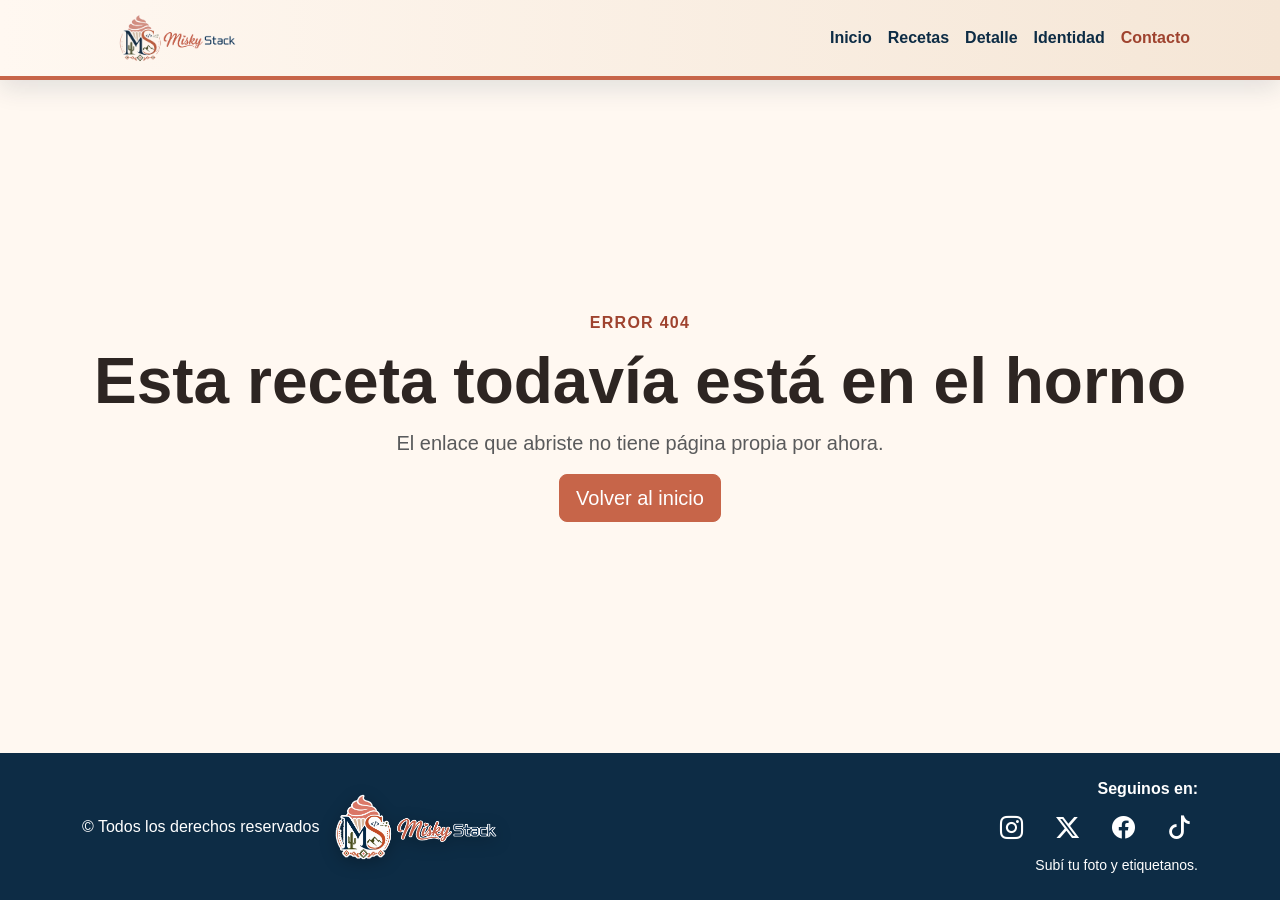
<file: pages/error404.html>
<!doctype html>
<html lang="es">
  <head>
    <meta charset="utf-8">
    <meta name="viewport" content="width=device-width, initial-scale=1">
    <meta name="description" content="Página 404 de Misky Stack.">
    <meta name="author" content="Rosario Pierrestegui">
    <title>404 - Misky Stack</title>
    <link rel="icon" type="image/png" href="../assets/img/favicon.png">
    <link href="https://cdn.jsdelivr.net/npm/bootstrap@5.3.3/dist/css/bootstrap.min.css" rel="stylesheet">
    <link rel="stylesheet" href="https://cdn.jsdelivr.net/npm/bootstrap-icons@1.11.3/font/bootstrap-icons.min.css">
    <link rel="stylesheet" href="../css/style.css">
  </head>
  <body>
    <header>
      <nav class="navbar navbar-expand-lg navbar-light">
        <div class="container">
          <a class="navbar-brand brand-logo fw-bold" href="../index.html">
            <img src="../assets/img/misky-stack-horizontal.png" alt="Misky Stack">
          </a>
          <button class="navbar-toggler" type="button" data-bs-toggle="collapse" data-bs-target="#menuPrincipal" aria-controls="menuPrincipal" aria-expanded="false" aria-label="Abrir menú">
            <span class="navbar-toggler-icon"></span>
          </button>
          <div class="collapse navbar-collapse" id="menuPrincipal">
            <ul class="navbar-nav ms-auto">
              <li class="nav-item"><a class="nav-link" href="../index.html">Inicio</a></li>
              <li class="nav-item"><a class="nav-link" href="./recetas.html">Recetas</a></li>
              <li class="nav-item"><a class="nav-link" href="./detalle-receta.html">Detalle</a></li>
              <li class="nav-item"><a class="nav-link" href="./identidad.html">Identidad</a></li>
              <li class="nav-item"><a class="nav-link active" aria-current="page" href="./error404.html">Contacto</a></li>
            </ul>
          </div>
        </div>
      </nav>
    </header>

    <main class="container py-5 text-center error-page">
      <p class="section-kicker">Error 404</p>
      <h1 class="display-3 fw-bold">Esta receta todavía está en el horno</h1>
      <p class="lead text-muted">El enlace que abriste no tiene página propia por ahora.</p>
      <a class="btn btn-danger btn-lg" href="../index.html">Volver al inicio</a>
    </main>

    <footer class="footer py-4 mt-auto">
      <div class="container footer-content">
        <div class="footer-brand">
          <p class="mb-0">© Todos los derechos reservados</p>
          <img src="../assets/img/misky-stack-footer.png" alt="Misky Stack">
        </div>
        <div class="footer-social">
          <p class="mb-2 fw-bold">Seguinos en:</p>
          <div class="social-links">
            <a href="./error404.html" aria-label="Instagram"><i class="bi bi-instagram" aria-hidden="true"></i><span class="visually-hidden">Instagram</span></a>
            <a href="./error404.html" aria-label="X"><i class="bi bi-twitter-x" aria-hidden="true"></i><span class="visually-hidden">X</span></a>
            <a href="./error404.html" aria-label="Facebook"><i class="bi bi-facebook" aria-hidden="true"></i><span class="visually-hidden">Facebook</span></a>
            <a href="./error404.html" aria-label="TikTok"><i class="bi bi-tiktok" aria-hidden="true"></i><span class="visually-hidden">TikTok</span></a>
          </div>
          <p class="mb-0 small">Subí tu foto y etiquetanos.</p>
        </div>
      </div>
    </footer>

    <script src="https://cdn.jsdelivr.net/npm/bootstrap@5.3.3/dist/js/bootstrap.bundle.min.js"></script>
  </body>
</html>
</file>
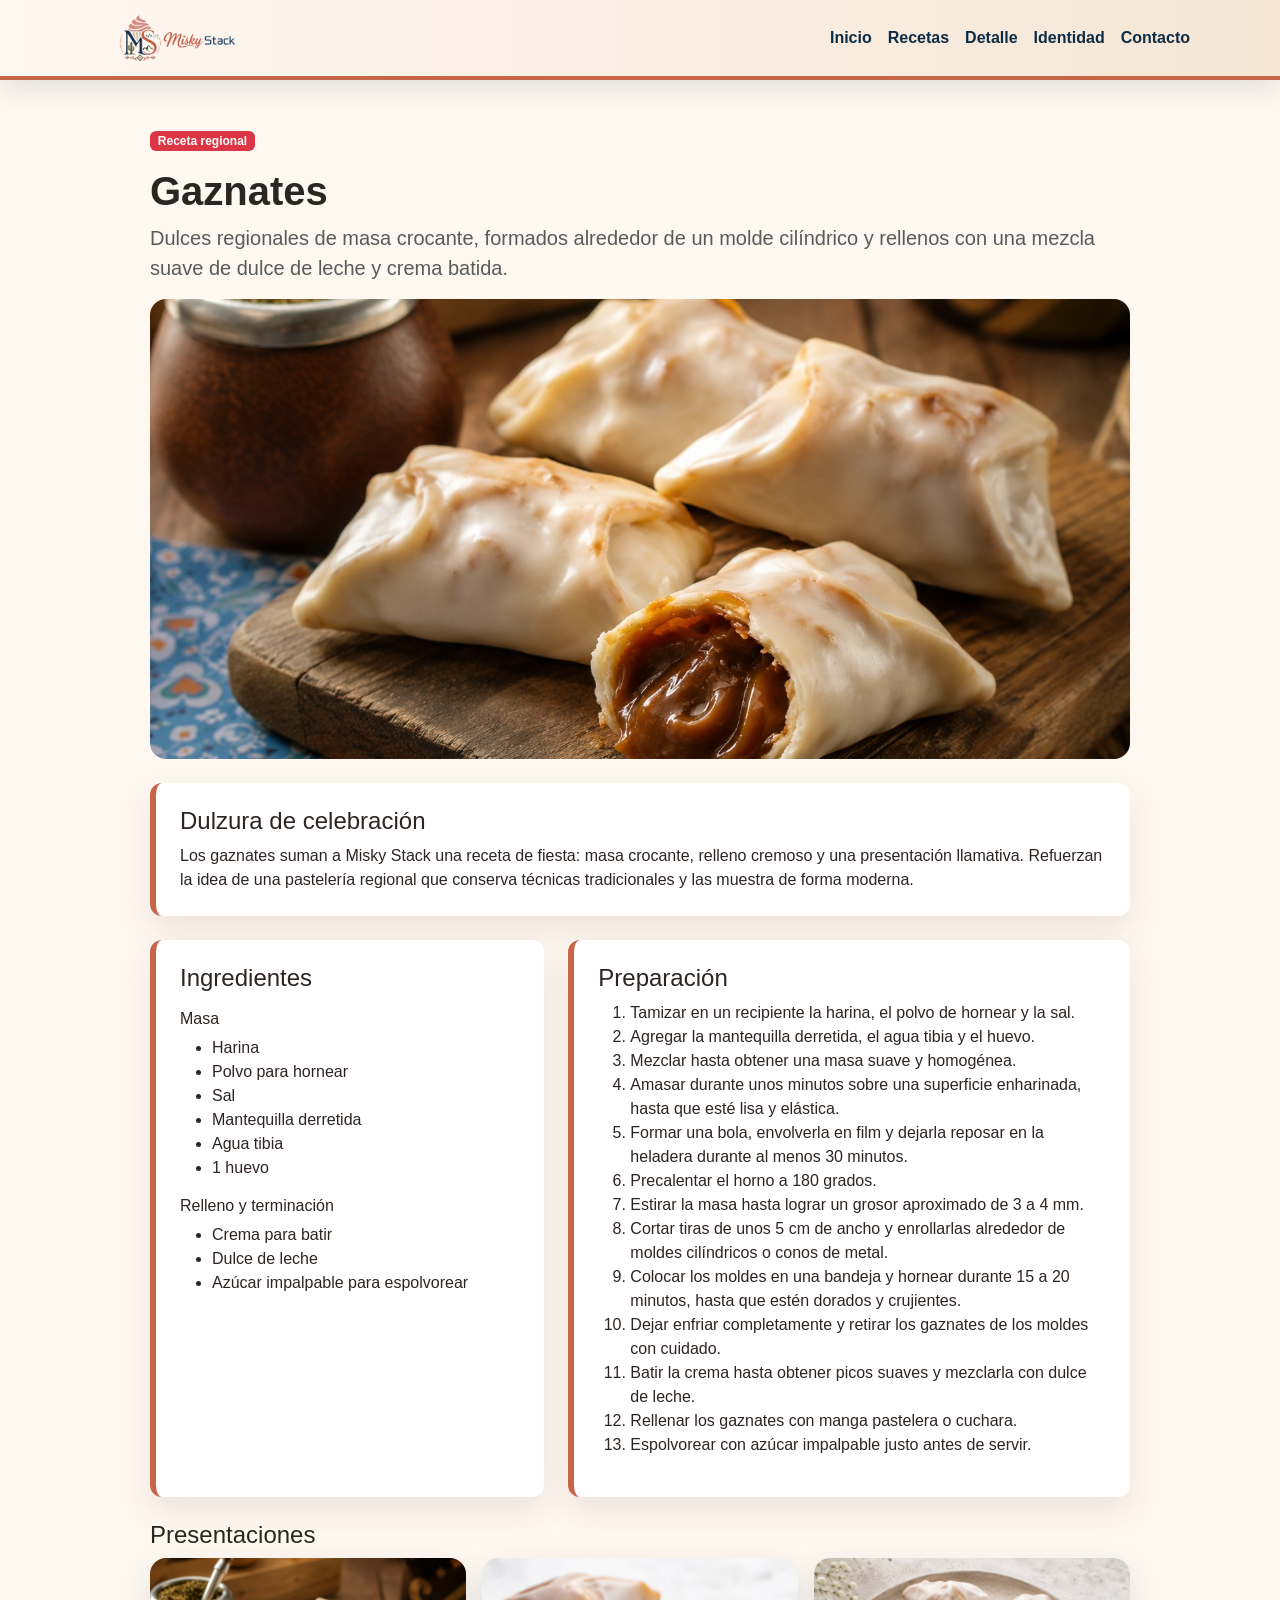
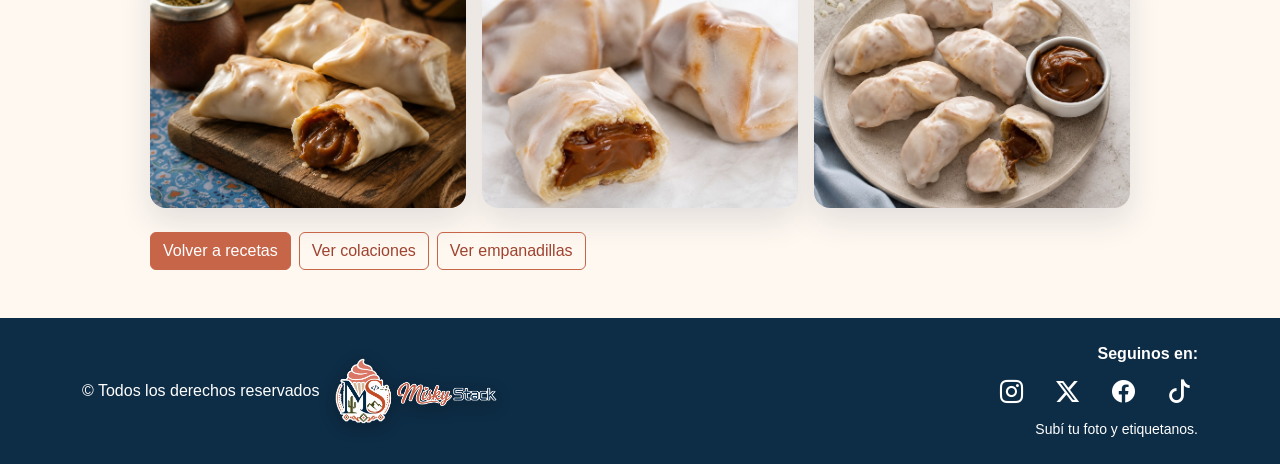
<file: pages/gaznates.html>
<!doctype html>
<html lang="es">
  <head>
    <meta charset="utf-8">
    <meta name="viewport" content="width=device-width, initial-scale=1">
    <meta name="description" content="Receta de gaznates rellenos de Misky Stack.">
    <meta name="author" content="Rosario Pierrestegui">
    <title>Gaznates - Misky Stack</title>
    <link rel="icon" type="image/png" href="../assets/img/favicon.png">
    <link href="https://cdn.jsdelivr.net/npm/bootstrap@5.3.3/dist/css/bootstrap.min.css" rel="stylesheet">
    <link rel="stylesheet" href="https://cdn.jsdelivr.net/npm/bootstrap-icons@1.11.3/font/bootstrap-icons.min.css">
    <link rel="stylesheet" href="../css/style.css">
  </head>
  <body>
    <header>
      <nav class="navbar navbar-expand-lg navbar-light">
        <div class="container">
          <a class="navbar-brand brand-logo fw-bold" href="../index.html">
            <img src="../assets/img/misky-stack-horizontal.png" alt="Misky Stack">
          </a>
          <button class="navbar-toggler" type="button" data-bs-toggle="collapse" data-bs-target="#menuPrincipal" aria-controls="menuPrincipal" aria-expanded="false" aria-label="Abrir menú">
            <span class="navbar-toggler-icon"></span>
          </button>
          <div class="collapse navbar-collapse" id="menuPrincipal">
            <ul class="navbar-nav ms-auto">
              <li class="nav-item"><a class="nav-link" href="../index.html">Inicio</a></li>
              <li class="nav-item"><a class="nav-link" href="./recetas.html">Recetas</a></li>
              <li class="nav-item"><a class="nav-link" href="./detalle-receta.html">Detalle</a></li>
              <li class="nav-item"><a class="nav-link" href="./identidad.html">Identidad</a></li>
              <li class="nav-item"><a class="nav-link" href="./error404.html">Contacto</a></li>
            </ul>
          </div>
        </div>
      </nav>
    </header>

    <main class="container py-5">
      <article class="recipe-detail mx-auto">
        <span class="badge text-bg-danger mb-3">Receta regional</span>
        <h1 class="fw-bold">Gaznates</h1>
        <p class="lead text-muted">
          Dulces regionales de masa crocante, formados alrededor de un molde cilíndrico
          y rellenos con una mezcla suave de dulce de leche y crema batida.
        </p>
        <img class="img-fluid rounded-4 mb-4 detail-img" src="../assets/img/gaznates-mate.jpg" alt="Gaznates regionales servidos junto a un mate">

        <section class="info-box mb-4">
          <h2 class="h4">Dulzura de celebración</h2>
          <p class="mb-0">
            Los gaznates suman a Misky Stack una receta de fiesta: masa crocante,
            relleno cremoso y una presentación llamativa. Refuerzan la idea de una pastelería
            regional que conserva técnicas tradicionales y las muestra de forma moderna.
          </p>
        </section>

        <div class="row g-4">
          <section class="col-lg-5">
            <div class="info-box h-100">
              <h2 class="h4">Ingredientes</h2>
              <h3 class="h6 mt-3">Masa</h3>
              <ul>
                <li>Harina</li>
                <li>Polvo para hornear</li>
                <li>Sal</li>
                <li>Mantequilla derretida</li>
                <li>Agua tibia</li>
                <li>1 huevo</li>
              </ul>
              <h3 class="h6 mt-3">Relleno y terminación</h3>
              <ul class="mb-0">
                <li>Crema para batir</li>
                <li>Dulce de leche</li>
                <li>Azúcar impalpable para espolvorear</li>
              </ul>
            </div>
          </section>
          <section class="col-lg-7">
            <div class="info-box h-100">
              <h2 class="h4">Preparación</h2>
              <ol>
                <li>Tamizar en un recipiente la harina, el polvo de hornear y la sal.</li>
                <li>Agregar la mantequilla derretida, el agua tibia y el huevo.</li>
                <li>Mezclar hasta obtener una masa suave y homogénea.</li>
                <li>Amasar durante unos minutos sobre una superficie enharinada, hasta que esté lisa y elástica.</li>
                <li>Formar una bola, envolverla en film y dejarla reposar en la heladera durante al menos 30 minutos.</li>
                <li>Precalentar el horno a 180 grados.</li>
                <li>Estirar la masa hasta lograr un grosor aproximado de 3 a 4 mm.</li>
                <li>Cortar tiras de unos 5 cm de ancho y enrollarlas alrededor de moldes cilíndricos o conos de metal.</li>
                <li>Colocar los moldes en una bandeja y hornear durante 15 a 20 minutos, hasta que estén dorados y crujientes.</li>
                <li>Dejar enfriar completamente y retirar los gaznates de los moldes con cuidado.</li>
                <li>Batir la crema hasta obtener picos suaves y mezclarla con dulce de leche.</li>
                <li>Rellenar los gaznates con manga pastelera o cuchara.</li>
                <li>Espolvorear con azúcar impalpable justo antes de servir.</li>
              </ol>
            </div>
          </section>
        </div>

        <section class="mt-4">
          <h2 class="h4">Presentaciones</h2>
          <div class="row g-3">
            <div class="col-md-4">
              <img class="img-fluid rounded-4 gallery-img" src="../assets/img/gaznates-mate.jpg" alt="Gaznates regionales servidos junto a un mate">
            </div>
            <div class="col-md-4">
              <img class="img-fluid rounded-4 gallery-img" src="../assets/img/gaznates-detalle.jpg" alt="Gaznate abierto con dulce de leche">
            </div>
            <div class="col-md-4">
              <img class="img-fluid rounded-4 gallery-img" src="../assets/img/gaznates-plato.jpg" alt="Gaznates glaseados servidos en plato">
            </div>
          </div>
        </section>

        <div class="mt-4 d-flex flex-column flex-sm-row gap-2">
          <a class="btn btn-danger" href="./recetas.html">Volver a recetas</a>
          <a class="btn btn-outline-danger" href="./colaciones-dulce-leche.html">Ver colaciones</a>
          <a class="btn btn-outline-danger" href="./empanadillas-cayote.html">Ver empanadillas</a>
        </div>
      </article>
    </main>

    <footer class="footer py-4 mt-auto">
      <div class="container footer-content">
        <div class="footer-brand">
          <p class="mb-0">© Todos los derechos reservados</p>
          <img src="../assets/img/misky-stack-footer.png" alt="Misky Stack">
        </div>
        <div class="footer-social">
          <p class="mb-2 fw-bold">Seguinos en:</p>
          <div class="social-links">
            <a href="./error404.html" aria-label="Instagram"><i class="bi bi-instagram" aria-hidden="true"></i><span class="visually-hidden">Instagram</span></a>
            <a href="./error404.html" aria-label="X"><i class="bi bi-twitter-x" aria-hidden="true"></i><span class="visually-hidden">X</span></a>
            <a href="./error404.html" aria-label="Facebook"><i class="bi bi-facebook" aria-hidden="true"></i><span class="visually-hidden">Facebook</span></a>
            <a href="./error404.html" aria-label="TikTok"><i class="bi bi-tiktok" aria-hidden="true"></i><span class="visually-hidden">TikTok</span></a>
          </div>
          <p class="mb-0 small">Subí tu foto y etiquetanos.</p>
        </div>
      </div>
    </footer>

    <script src="https://cdn.jsdelivr.net/npm/bootstrap@5.3.3/dist/js/bootstrap.bundle.min.js"></script>
  </body>
</html>
</file>
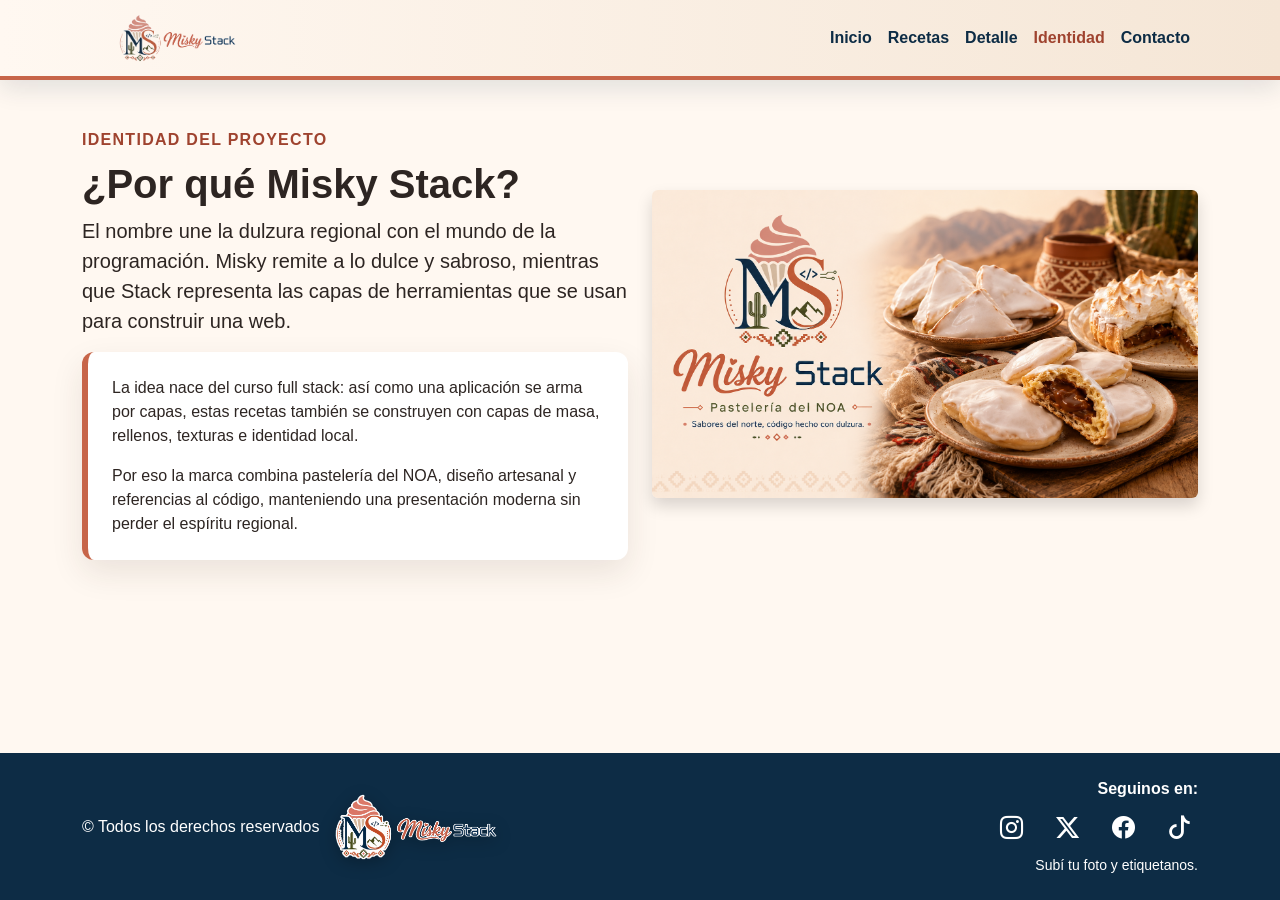
<file: pages/identidad.html>
<!doctype html>
<html lang="es">
  <head>
    <meta charset="utf-8">
    <meta name="viewport" content="width=device-width, initial-scale=1">
    <meta name="description" content="Identidad del proyecto Misky Stack.">
    <meta name="author" content="Rosario Pierrestegui">
    <title>Identidad - Misky Stack</title>
    <link rel="icon" type="image/png" href="../assets/img/favicon.png">
    <link href="https://cdn.jsdelivr.net/npm/bootstrap@5.3.3/dist/css/bootstrap.min.css" rel="stylesheet">
    <link rel="stylesheet" href="https://cdn.jsdelivr.net/npm/bootstrap-icons@1.11.3/font/bootstrap-icons.min.css">
    <link rel="stylesheet" href="../css/style.css">
  </head>
  <body>
    <header>
      <nav class="navbar navbar-expand-lg navbar-light">
        <div class="container">
          <a class="navbar-brand brand-logo fw-bold" href="../index.html">
            <img src="../assets/img/misky-stack-horizontal.png" alt="Misky Stack">
          </a>
          <button class="navbar-toggler" type="button" data-bs-toggle="collapse" data-bs-target="#menuPrincipal" aria-controls="menuPrincipal" aria-expanded="false" aria-label="Abrir menú">
            <span class="navbar-toggler-icon"></span>
          </button>
          <div class="collapse navbar-collapse" id="menuPrincipal">
            <ul class="navbar-nav ms-auto">
              <li class="nav-item"><a class="nav-link" href="../index.html">Inicio</a></li>
              <li class="nav-item"><a class="nav-link" href="./recetas.html">Recetas</a></li>
              <li class="nav-item"><a class="nav-link" href="./detalle-receta.html">Detalle</a></li>
              <li class="nav-item"><a class="nav-link active" aria-current="page" href="./identidad.html">Identidad</a></li>
              <li class="nav-item"><a class="nav-link" href="./error404.html">Contacto</a></li>
            </ul>
          </div>
        </div>
      </nav>
    </header>

    <main>
      <section class="container py-5">
        <div class="row g-4 align-items-center">
          <div class="col-lg-6">
            <span class="section-kicker">Identidad del proyecto</span>
            <h1 class="fw-bold">¿Por qué Misky Stack?</h1>
            <p class="lead">
              El nombre une la dulzura regional con el mundo de la programación. Misky remite a lo
              dulce y sabroso, mientras que Stack representa las capas de herramientas que se usan
              para construir una web.
            </p>
            <div class="info-box">
              <p>
                La idea nace del curso full stack: así como una aplicación se arma por capas, estas
                recetas también se construyen con capas de masa, rellenos, texturas e identidad
                local.
              </p>
              <p class="mb-0">
                Por eso la marca combina pastelería del NOA, diseño artesanal y referencias al
                código, manteniendo una presentación moderna sin perder el espíritu regional.
              </p>
            </div>
          </div>
          <div class="col-lg-6">
            <img class="img-fluid rounded shadow" src="../assets/img/identidad-misky-stack.png" alt="Identidad visual de Misky Stack con dulces regionales del NOA">
          </div>
        </div>
      </section>
    </main>

    <footer class="footer py-4 mt-auto">
      <div class="container footer-content">
        <div class="footer-brand">
          <p class="mb-0">© Todos los derechos reservados</p>
          <img src="../assets/img/misky-stack-footer.png" alt="Misky Stack">
        </div>
        <div class="footer-social">
          <p class="mb-2 fw-bold">Seguinos en:</p>
          <div class="social-links">
            <a href="./error404.html" aria-label="Instagram"><i class="bi bi-instagram" aria-hidden="true"></i><span class="visually-hidden">Instagram</span></a>
            <a href="./error404.html" aria-label="X"><i class="bi bi-twitter-x" aria-hidden="true"></i><span class="visually-hidden">X</span></a>
            <a href="./error404.html" aria-label="Facebook"><i class="bi bi-facebook" aria-hidden="true"></i><span class="visually-hidden">Facebook</span></a>
            <a href="./error404.html" aria-label="TikTok"><i class="bi bi-tiktok" aria-hidden="true"></i><span class="visually-hidden">TikTok</span></a>
          </div>
          <p class="mb-0 small">Subí tu foto y etiquetanos.</p>
        </div>
      </div>
    </footer>

    <script src="https://cdn.jsdelivr.net/npm/bootstrap@5.3.3/dist/js/bootstrap.bundle.min.js"></script>
  </body>
</html>
</file>
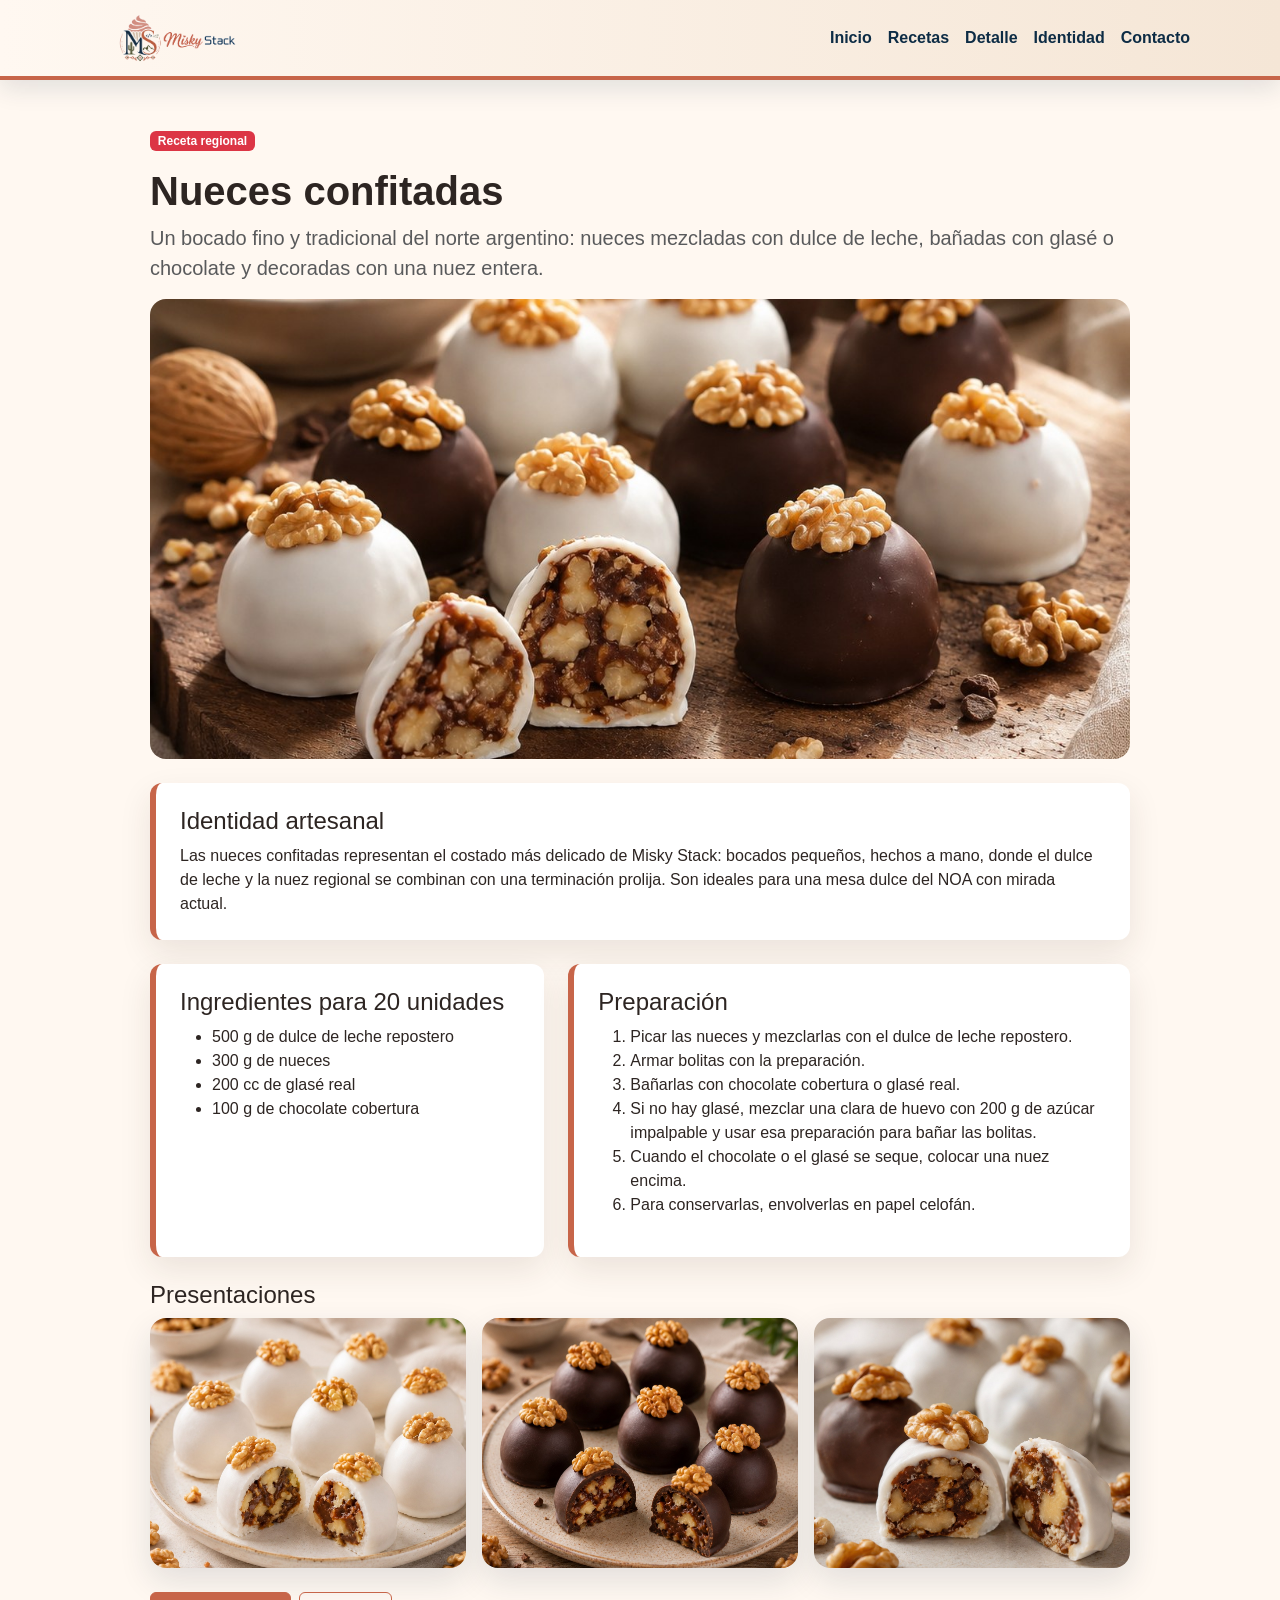
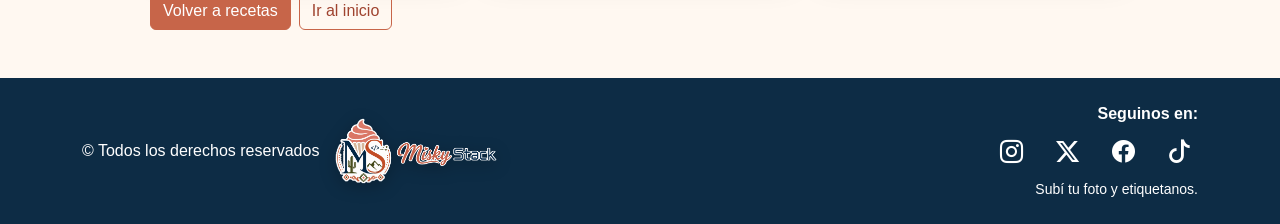
<file: pages/nueces-confitadas.html>
<!doctype html>
<html lang="es">
  <head>
    <meta charset="utf-8">
    <meta name="viewport" content="width=device-width, initial-scale=1">
    <meta name="description" content="Receta de nueces confitadas de Misky Stack.">
    <meta name="author" content="Rosario Pierrestegui">
    <title>Nueces confitadas - Misky Stack</title>
    <link rel="icon" type="image/png" href="../assets/img/favicon.png">
    <link href="https://cdn.jsdelivr.net/npm/bootstrap@5.3.3/dist/css/bootstrap.min.css" rel="stylesheet">
    <link rel="stylesheet" href="https://cdn.jsdelivr.net/npm/bootstrap-icons@1.11.3/font/bootstrap-icons.min.css">
    <link rel="stylesheet" href="../css/style.css">
  </head>
  <body>
    <header>
      <nav class="navbar navbar-expand-lg navbar-light">
        <div class="container">
          <a class="navbar-brand brand-logo fw-bold" href="../index.html">
            <img src="../assets/img/misky-stack-horizontal.png" alt="Misky Stack">
          </a>
          <button class="navbar-toggler" type="button" data-bs-toggle="collapse" data-bs-target="#menuPrincipal" aria-controls="menuPrincipal" aria-expanded="false" aria-label="Abrir menú">
            <span class="navbar-toggler-icon"></span>
          </button>
          <div class="collapse navbar-collapse" id="menuPrincipal">
            <ul class="navbar-nav ms-auto">
              <li class="nav-item"><a class="nav-link" href="../index.html">Inicio</a></li>
              <li class="nav-item"><a class="nav-link" href="./recetas.html">Recetas</a></li>
              <li class="nav-item"><a class="nav-link" href="./detalle-receta.html">Detalle</a></li>
              <li class="nav-item"><a class="nav-link" href="./identidad.html">Identidad</a></li>
              <li class="nav-item"><a class="nav-link" href="./error404.html">Contacto</a></li>
            </ul>
          </div>
        </div>
      </nav>
    </header>

    <main class="container py-5">
      <article class="recipe-detail mx-auto">
        <span class="badge text-bg-danger mb-3">Receta regional</span>
        <h1 class="fw-bold">Nueces confitadas</h1>
        <p class="lead text-muted">
          Un bocado fino y tradicional del norte argentino: nueces mezcladas con dulce de leche,
          bañadas con glasé o chocolate y decoradas con una nuez entera.
        </p>
        <img class="img-fluid rounded-4 mb-4 detail-img" src="../assets/img/nueces-confitadas-mixtas.jpg" alt="Nueces confitadas blancas y de chocolate sobre una tabla">

        <section class="info-box mb-4">
          <h2 class="h4">Identidad artesanal</h2>
          <p class="mb-0">
            Las nueces confitadas representan el costado más delicado de Misky Stack:
            bocados pequeños, hechos a mano, donde el dulce de leche y la nuez regional
            se combinan con una terminación prolija. Son ideales para una mesa dulce del NOA
            con mirada actual.
          </p>
        </section>

        <div class="row g-4">
          <section class="col-lg-5">
            <div class="info-box h-100">
              <h2 class="h4">Ingredientes para 20 unidades</h2>
              <ul>
                <li>500 g de dulce de leche repostero</li>
                <li>300 g de nueces</li>
                <li>200 cc de glasé real</li>
                <li>100 g de chocolate cobertura</li>
              </ul>
            </div>
          </section>
          <section class="col-lg-7">
            <div class="info-box h-100">
              <h2 class="h4">Preparación</h2>
              <ol>
                <li>Picar las nueces y mezclarlas con el dulce de leche repostero.</li>
                <li>Armar bolitas con la preparación.</li>
                <li>Bañarlas con chocolate cobertura o glasé real.</li>
                <li>Si no hay glasé, mezclar una clara de huevo con 200 g de azúcar impalpable y usar esa preparación para bañar las bolitas.</li>
                <li>Cuando el chocolate o el glasé se seque, colocar una nuez encima.</li>
                <li>Para conservarlas, envolverlas en papel celofán.</li>
              </ol>
            </div>
          </section>
        </div>

        <section class="mt-4">
          <h2 class="h4">Presentaciones</h2>
          <div class="row g-3">
            <div class="col-md-4">
              <img class="img-fluid rounded-4 gallery-img" src="../assets/img/nueces-confitadas.jpg" alt="Nueces confitadas blancas con nuez por encima">
            </div>
            <div class="col-md-4">
              <img class="img-fluid rounded-4 gallery-img" src="../assets/img/nueces-confitadas-chocolate.jpg" alt="Nueces confitadas bañadas en chocolate">
            </div>
            <div class="col-md-4">
              <img class="img-fluid rounded-4 gallery-img" src="../assets/img/nueces-confitadas-detalle.jpg" alt="Nuez confitada cortada donde se ve el relleno">
            </div>
          </div>
        </section>

        <div class="mt-4 d-flex flex-column flex-sm-row gap-2">
          <a class="btn btn-danger" href="./recetas.html">Volver a recetas</a>
          <a class="btn btn-outline-danger" href="../index.html">Ir al inicio</a>
        </div>
      </article>
    </main>

    <footer class="footer py-4 mt-auto">
      <div class="container footer-content">
        <div class="footer-brand">
          <p class="mb-0">© Todos los derechos reservados</p>
          <img src="../assets/img/misky-stack-footer.png" alt="Misky Stack">
        </div>
        <div class="footer-social">
          <p class="mb-2 fw-bold">Seguinos en:</p>
          <div class="social-links">
            <a href="./error404.html" aria-label="Instagram"><i class="bi bi-instagram" aria-hidden="true"></i><span class="visually-hidden">Instagram</span></a>
            <a href="./error404.html" aria-label="X"><i class="bi bi-twitter-x" aria-hidden="true"></i><span class="visually-hidden">X</span></a>
            <a href="./error404.html" aria-label="Facebook"><i class="bi bi-facebook" aria-hidden="true"></i><span class="visually-hidden">Facebook</span></a>
            <a href="./error404.html" aria-label="TikTok"><i class="bi bi-tiktok" aria-hidden="true"></i><span class="visually-hidden">TikTok</span></a>
          </div>
          <p class="mb-0 small">Subí tu foto y etiquetanos.</p>
        </div>
      </div>
    </footer>

    <script src="https://cdn.jsdelivr.net/npm/bootstrap@5.3.3/dist/js/bootstrap.bundle.min.js"></script>
  </body>
</html>
</file>
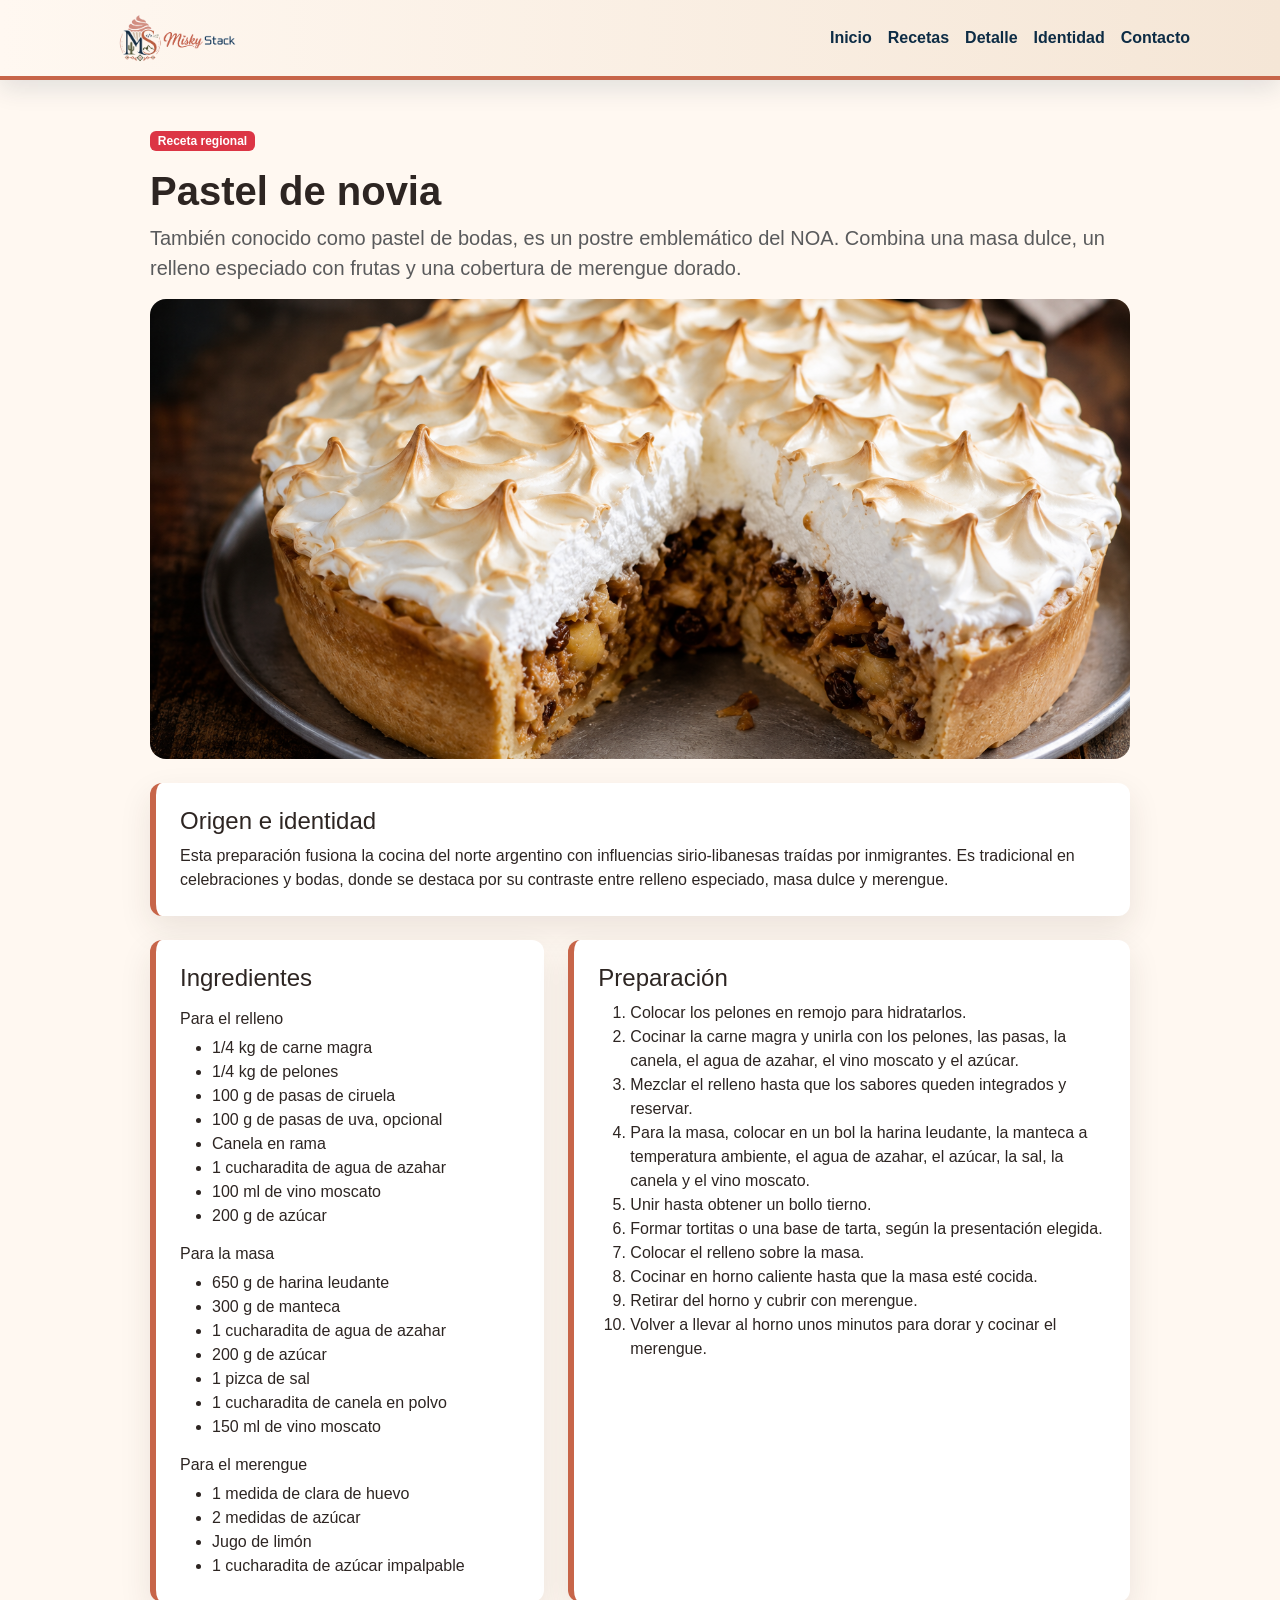
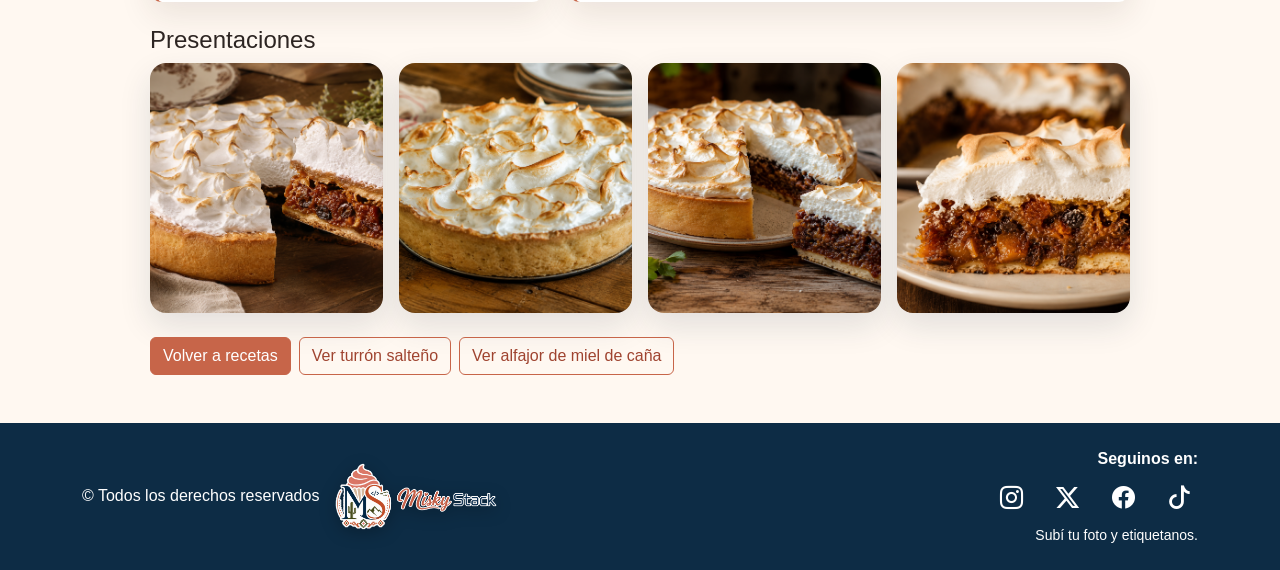
<file: pages/pastel-novia.html>
<!doctype html>
<html lang="es">
  <head>
    <meta charset="utf-8">
    <meta name="viewport" content="width=device-width, initial-scale=1">
    <meta name="description" content="Receta de pastel de novia de Misky Stack.">
    <meta name="author" content="Rosario Pierrestegui">
    <title>Pastel de novia - Misky Stack</title>
    <link rel="icon" type="image/png" href="../assets/img/favicon.png">
    <link href="https://cdn.jsdelivr.net/npm/bootstrap@5.3.3/dist/css/bootstrap.min.css" rel="stylesheet">
    <link rel="stylesheet" href="https://cdn.jsdelivr.net/npm/bootstrap-icons@1.11.3/font/bootstrap-icons.min.css">
    <link rel="stylesheet" href="../css/style.css">
  </head>
  <body>
    <header>
      <nav class="navbar navbar-expand-lg navbar-light">
        <div class="container">
          <a class="navbar-brand brand-logo fw-bold" href="../index.html">
            <img src="../assets/img/misky-stack-horizontal.png" alt="Misky Stack">
          </a>
          <button class="navbar-toggler" type="button" data-bs-toggle="collapse" data-bs-target="#menuPrincipal" aria-controls="menuPrincipal" aria-expanded="false" aria-label="Abrir menú">
            <span class="navbar-toggler-icon"></span>
          </button>
          <div class="collapse navbar-collapse" id="menuPrincipal">
            <ul class="navbar-nav ms-auto">
              <li class="nav-item"><a class="nav-link" href="../index.html">Inicio</a></li>
              <li class="nav-item"><a class="nav-link" href="./recetas.html">Recetas</a></li>
              <li class="nav-item"><a class="nav-link" href="./detalle-receta.html">Detalle</a></li>
              <li class="nav-item"><a class="nav-link" href="./identidad.html">Identidad</a></li>
              <li class="nav-item"><a class="nav-link" href="./error404.html">Contacto</a></li>
            </ul>
          </div>
        </div>
      </nav>
    </header>

    <main class="container py-5">
      <article class="recipe-detail mx-auto">
        <span class="badge text-bg-danger mb-3">Receta regional</span>
        <h1 class="fw-bold">Pastel de novia</h1>
        <p class="lead text-muted">
          También conocido como pastel de bodas, es un postre emblemático del NOA.
          Combina una masa dulce, un relleno especiado con frutas y una cobertura de merengue dorado.
        </p>
        <img class="img-fluid rounded-4 mb-4 detail-img" src="../assets/img/pastel-novia.png" alt="Pastel de novia con merengue dorado y relleno especiado">

        <section class="info-box mb-4">
          <h2 class="h4">Origen e identidad</h2>
          <p class="mb-0">
            Esta preparación fusiona la cocina del norte argentino con influencias sirio-libanesas
            traídas por inmigrantes. Es tradicional en celebraciones y bodas, donde se destaca
            por su contraste entre relleno especiado, masa dulce y merengue.
          </p>
        </section>

        <div class="row g-4">
          <section class="col-lg-5">
            <div class="info-box h-100">
              <h2 class="h4">Ingredientes</h2>
              <h3 class="h6 mt-3">Para el relleno</h3>
              <ul>
                <li>1/4 kg de carne magra</li>
                <li>1/4 kg de pelones</li>
                <li>100 g de pasas de ciruela</li>
                <li>100 g de pasas de uva, opcional</li>
                <li>Canela en rama</li>
                <li>1 cucharadita de agua de azahar</li>
                <li>100 ml de vino moscato</li>
                <li>200 g de azúcar</li>
              </ul>
              <h3 class="h6 mt-3">Para la masa</h3>
              <ul>
                <li>650 g de harina leudante</li>
                <li>300 g de manteca</li>
                <li>1 cucharadita de agua de azahar</li>
                <li>200 g de azúcar</li>
                <li>1 pizca de sal</li>
                <li>1 cucharadita de canela en polvo</li>
                <li>150 ml de vino moscato</li>
              </ul>
              <h3 class="h6 mt-3">Para el merengue</h3>
              <ul class="mb-0">
                <li>1 medida de clara de huevo</li>
                <li>2 medidas de azúcar</li>
                <li>Jugo de limón</li>
                <li>1 cucharadita de azúcar impalpable</li>
              </ul>
            </div>
          </section>
          <section class="col-lg-7">
            <div class="info-box h-100">
              <h2 class="h4">Preparación</h2>
              <ol>
                <li>Colocar los pelones en remojo para hidratarlos.</li>
                <li>Cocinar la carne magra y unirla con los pelones, las pasas, la canela, el agua de azahar, el vino moscato y el azúcar.</li>
                <li>Mezclar el relleno hasta que los sabores queden integrados y reservar.</li>
                <li>Para la masa, colocar en un bol la harina leudante, la manteca a temperatura ambiente, el agua de azahar, el azúcar, la sal, la canela y el vino moscato.</li>
                <li>Unir hasta obtener un bollo tierno.</li>
                <li>Formar tortitas o una base de tarta, según la presentación elegida.</li>
                <li>Colocar el relleno sobre la masa.</li>
                <li>Cocinar en horno caliente hasta que la masa esté cocida.</li>
                <li>Retirar del horno y cubrir con merengue.</li>
                <li>Volver a llevar al horno unos minutos para dorar y cocinar el merengue.</li>
              </ol>
            </div>
          </section>
        </div>

        <section class="mt-4">
          <h2 class="h4">Presentaciones</h2>
          <div class="row g-3">
            <div class="col-sm-6 col-lg-3">
              <img class="img-fluid rounded-4 gallery-img" src="../assets/img/pastel-novia-corte.png" alt="Pastel de novia cortado con relleno visible">
            </div>
            <div class="col-sm-6 col-lg-3">
              <img class="img-fluid rounded-4 gallery-img" src="../assets/img/pastel-novia-entero.png" alt="Pastel de novia entero con merengue dorado">
            </div>
            <div class="col-sm-6 col-lg-3">
              <img class="img-fluid rounded-4 gallery-img" src="../assets/img/pastel-novia-porcion.png" alt="Porción de pastel de novia">
            </div>
            <div class="col-sm-6 col-lg-3">
              <img class="img-fluid rounded-4 gallery-img" src="../assets/img/pastel-novia-closeup.png" alt="Detalle del merengue dorado del pastel de novia">
            </div>
          </div>
        </section>

        <div class="mt-4 d-flex flex-column flex-sm-row gap-2">
          <a class="btn btn-danger" href="./recetas.html">Volver a recetas</a>
          <a class="btn btn-outline-danger" href="./detalle-receta.html">Ver turrón salteño</a>
          <a class="btn btn-outline-danger" href="./alfajor-miel-cana.html">Ver alfajor de miel de caña</a>
        </div>
      </article>
    </main>

    <footer class="footer py-4 mt-auto">
      <div class="container footer-content">
        <div class="footer-brand">
          <p class="mb-0">© Todos los derechos reservados</p>
          <img src="../assets/img/misky-stack-footer.png" alt="Misky Stack">
        </div>
        <div class="footer-social">
          <p class="mb-2 fw-bold">Seguinos en:</p>
          <div class="social-links">
            <a href="./error404.html" aria-label="Instagram"><i class="bi bi-instagram" aria-hidden="true"></i><span class="visually-hidden">Instagram</span></a>
            <a href="./error404.html" aria-label="X"><i class="bi bi-twitter-x" aria-hidden="true"></i><span class="visually-hidden">X</span></a>
            <a href="./error404.html" aria-label="Facebook"><i class="bi bi-facebook" aria-hidden="true"></i><span class="visually-hidden">Facebook</span></a>
            <a href="./error404.html" aria-label="TikTok"><i class="bi bi-tiktok" aria-hidden="true"></i><span class="visually-hidden">TikTok</span></a>
          </div>
          <p class="mb-0 small">Subí tu foto y etiquetanos.</p>
        </div>
      </div>
    </footer>

    <script src="https://cdn.jsdelivr.net/npm/bootstrap@5.3.3/dist/js/bootstrap.bundle.min.js"></script>
  </body>
</html>
</file>
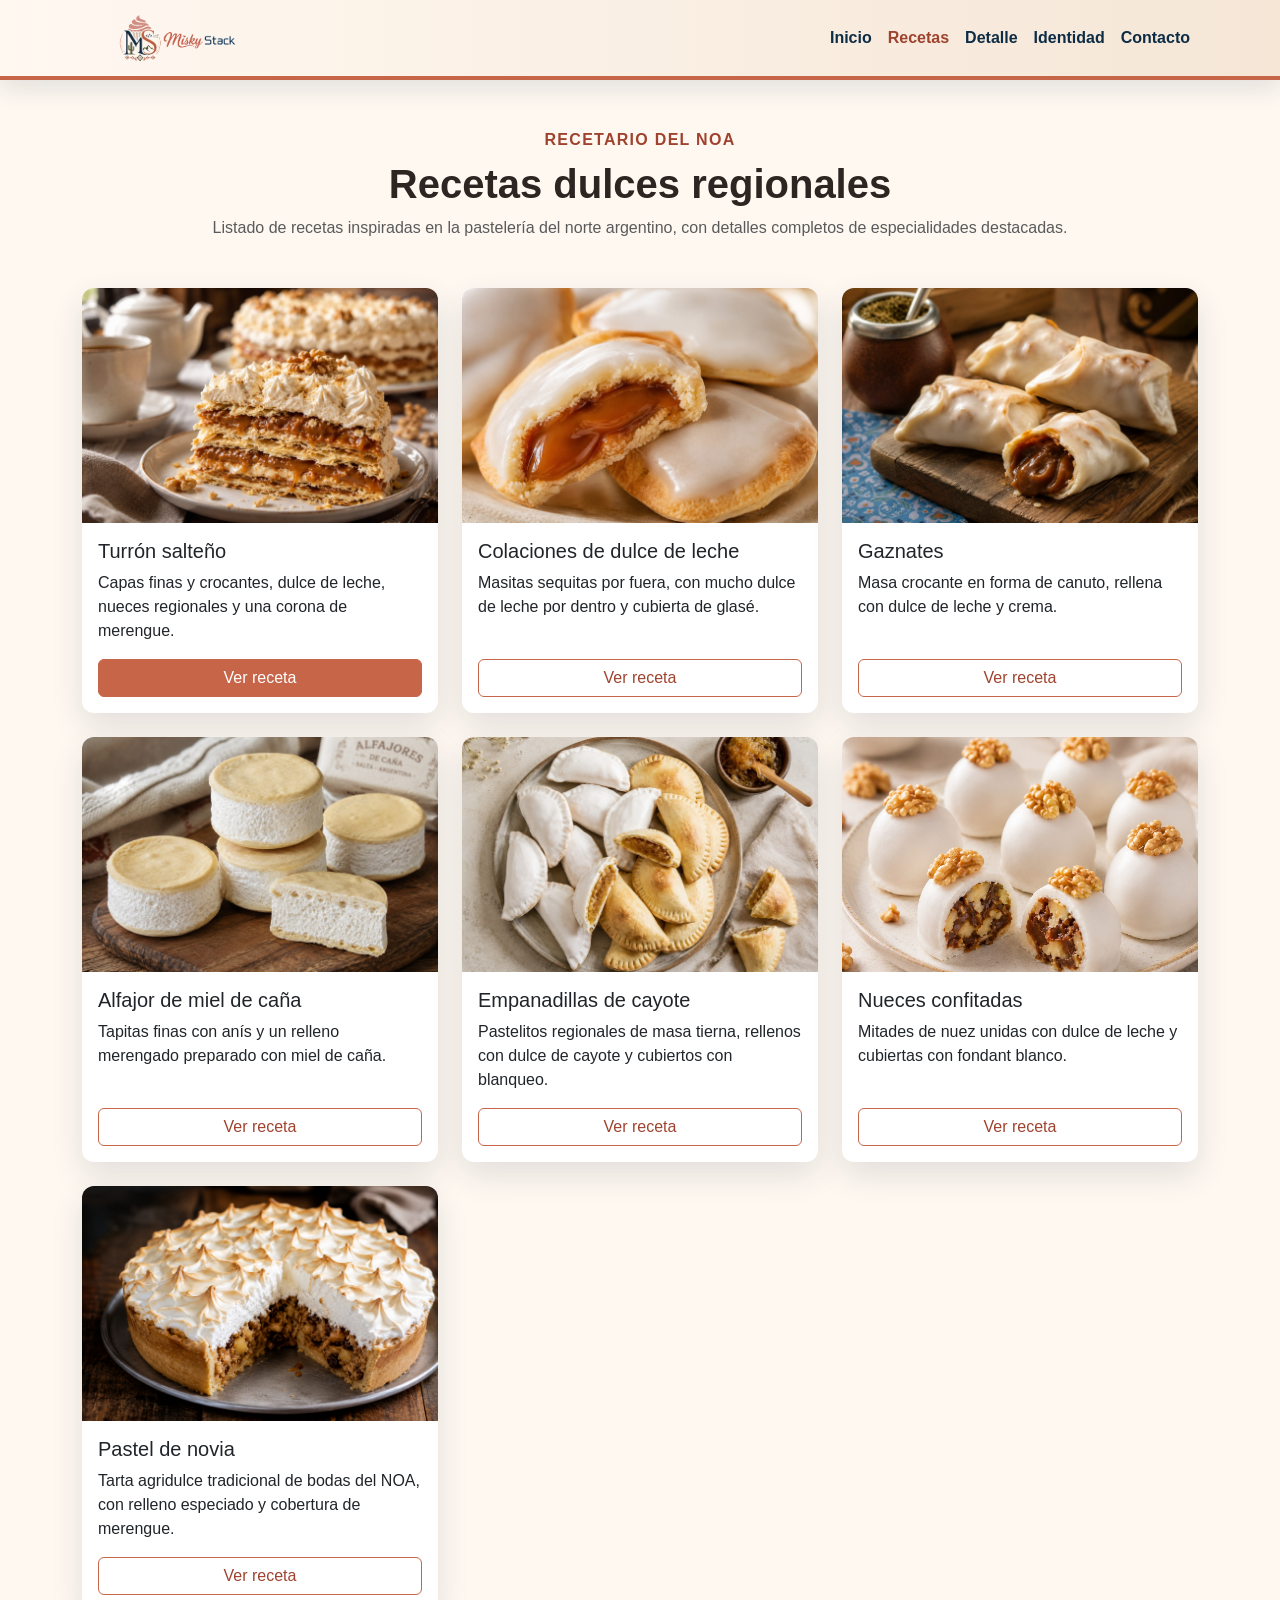
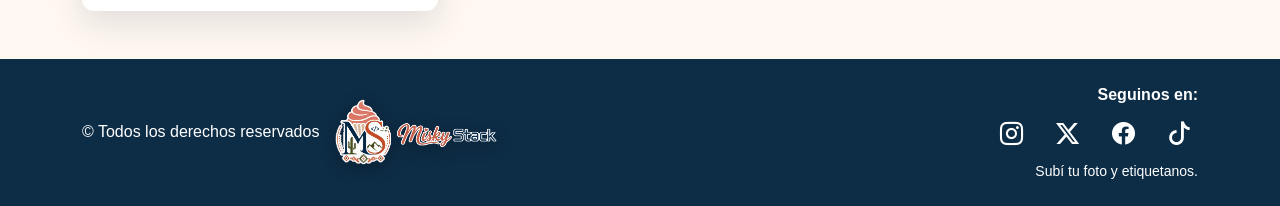
<file: pages/recetas.html>
<!doctype html>
<html lang="es">
  <head>
    <meta charset="utf-8">
    <meta name="viewport" content="width=device-width, initial-scale=1">
    <meta name="description" content="Recetas dulces regionales de Misky Stack.">
    <meta name="author" content="Rosario Pierrestegui">
    <title>Recetas - Misky Stack</title>
    <link rel="icon" type="image/png" href="../assets/img/favicon.png">
    <link href="https://cdn.jsdelivr.net/npm/bootstrap@5.3.3/dist/css/bootstrap.min.css" rel="stylesheet">
    <link rel="stylesheet" href="https://cdn.jsdelivr.net/npm/bootstrap-icons@1.11.3/font/bootstrap-icons.min.css">
    <link rel="stylesheet" href="../css/style.css">
  </head>
  <body>
    <header>
      <nav class="navbar navbar-expand-lg navbar-light">
        <div class="container">
          <a class="navbar-brand brand-logo fw-bold" href="../index.html">
            <img src="../assets/img/misky-stack-horizontal.png" alt="Misky Stack">
          </a>
          <button class="navbar-toggler" type="button" data-bs-toggle="collapse" data-bs-target="#menuPrincipal" aria-controls="menuPrincipal" aria-expanded="false" aria-label="Abrir menú">
            <span class="navbar-toggler-icon"></span>
          </button>
          <div class="collapse navbar-collapse" id="menuPrincipal">
            <ul class="navbar-nav ms-auto">
              <li class="nav-item"><a class="nav-link" href="../index.html">Inicio</a></li>
              <li class="nav-item"><a class="nav-link active" aria-current="page" href="./recetas.html">Recetas</a></li>
              <li class="nav-item"><a class="nav-link" href="./detalle-receta.html">Detalle</a></li>
              <li class="nav-item"><a class="nav-link" href="./identidad.html">Identidad</a></li>
              <li class="nav-item"><a class="nav-link" href="./error404.html">Contacto</a></li>
            </ul>
          </div>
        </div>
      </nav>
    </header>

    <main class="container py-5">
      <div class="text-center mb-5">
        <span class="section-kicker">Recetario del NOA</span>
        <h1 class="fw-bold">Recetas dulces regionales</h1>
        <p class="text-muted">Listado de recetas inspiradas en la pastelería del norte argentino, con detalles completos de especialidades destacadas.</p>
      </div>

      <section class="row g-4">
        <article class="col-12 col-md-6 col-lg-4">
          <div class="card bakery-card h-100">
            <img src="../assets/img/turron-salteno-porcion.jpg" class="card-img-top" alt="Porción de turrón salteño con merengue y nueces">
            <div class="card-body d-flex flex-column">
              <h2 class="h5">Turrón salteño</h2>
              <p>Capas finas y crocantes, dulce de leche, nueces regionales y una corona de merengue.</p>
              <a class="btn btn-danger mt-auto" href="./detalle-receta.html">Ver receta</a>
            </div>
          </div>
        </article>
        <article class="col-12 col-md-6 col-lg-4">
          <div class="card bakery-card h-100">
            <img src="../assets/img/colaciones-dulce-leche.jpg" class="card-img-top" alt="Colaciones de dulce de leche cubiertas con glasé blanco">
            <div class="card-body d-flex flex-column">
              <h2 class="h5">Colaciones de dulce de leche</h2>
              <p>Masitas sequitas por fuera, con mucho dulce de leche por dentro y cubierta de glasé.</p>
              <a class="btn btn-outline-danger mt-auto" href="./colaciones-dulce-leche.html">Ver receta</a>
            </div>
          </div>
        </article>
        <article class="col-12 col-md-6 col-lg-4">
          <div class="card bakery-card h-100">
            <img src="../assets/img/gaznates-mate.jpg" class="card-img-top" alt="Gaznates regionales servidos junto a un mate">
            <div class="card-body d-flex flex-column">
              <h2 class="h5">Gaznates</h2>
              <p>Masa crocante en forma de canuto, rellena con dulce de leche y crema.</p>
              <a class="btn btn-outline-danger mt-auto" href="./gaznates.html">Ver receta</a>
            </div>
          </div>
        </article>
        <article class="col-12 col-md-6 col-lg-4">
          <div class="card bakery-card h-100">
            <img src="../assets/img/alfajor-miel-cana.jpg" class="card-img-top" alt="Alfajores de miel de caña con relleno merengado">
            <div class="card-body d-flex flex-column">
              <h2 class="h5">Alfajor de miel de caña</h2>
              <p>Tapitas finas con anís y un relleno merengado preparado con miel de caña.</p>
              <a class="btn btn-outline-danger mt-auto" href="./alfajor-miel-cana.html">Ver receta</a>
            </div>
          </div>
        </article>
        <article class="col-12 col-md-6 col-lg-4">
          <div class="card bakery-card h-100">
            <img src="../assets/img/empanadillas-cayote.jpg" class="card-img-top" alt="Empanadillas de cayote horneadas y glaseadas">
            <div class="card-body d-flex flex-column">
              <h2 class="h5">Empanadillas de cayote</h2>
              <p>Pastelitos regionales de masa tierna, rellenos con dulce de cayote y cubiertos con blanqueo.</p>
              <a class="btn btn-outline-danger mt-auto" href="./empanadillas-cayote.html">Ver receta</a>
            </div>
          </div>
        </article>
        <article class="col-12 col-md-6 col-lg-4">
          <div class="card bakery-card h-100">
            <img src="../assets/img/nueces-confitadas.jpg" class="card-img-top" alt="Nueces confitadas bañadas en glasé blanco">
            <div class="card-body d-flex flex-column">
              <h2 class="h5">Nueces confitadas</h2>
              <p>Mitades de nuez unidas con dulce de leche y cubiertas con fondant blanco.</p>
              <a class="btn btn-outline-danger mt-auto" href="./nueces-confitadas.html">Ver receta</a>
            </div>
          </div>
        </article>
        <article class="col-12 col-md-6 col-lg-4">
          <div class="card bakery-card h-100">
            <img src="../assets/img/pastel-novia.png" class="card-img-top" alt="Pastel de novia con merengue dorado y relleno especiado">
            <div class="card-body d-flex flex-column">
              <h2 class="h5">Pastel de novia</h2>
              <p>Tarta agridulce tradicional de bodas del NOA, con relleno especiado y cobertura de merengue.</p>
              <a class="btn btn-outline-danger mt-auto" href="./pastel-novia.html">Ver receta</a>
            </div>
          </div>
        </article>
      </section>
    </main>

    <footer class="footer py-4 mt-auto">
      <div class="container footer-content">
        <div class="footer-brand">
          <p class="mb-0">© Todos los derechos reservados</p>
          <img src="../assets/img/misky-stack-footer.png" alt="Misky Stack">
        </div>
        <div class="footer-social">
          <p class="mb-2 fw-bold">Seguinos en:</p>
          <div class="social-links">
            <a href="./error404.html" aria-label="Instagram"><i class="bi bi-instagram" aria-hidden="true"></i><span class="visually-hidden">Instagram</span></a>
            <a href="./error404.html" aria-label="X"><i class="bi bi-twitter-x" aria-hidden="true"></i><span class="visually-hidden">X</span></a>
            <a href="./error404.html" aria-label="Facebook"><i class="bi bi-facebook" aria-hidden="true"></i><span class="visually-hidden">Facebook</span></a>
            <a href="./error404.html" aria-label="TikTok"><i class="bi bi-tiktok" aria-hidden="true"></i><span class="visually-hidden">TikTok</span></a>
          </div>
          <p class="mb-0 small">Subí tu foto y etiquetanos.</p>
        </div>
      </div>
    </footer>

    <script src="https://cdn.jsdelivr.net/npm/bootstrap@5.3.3/dist/js/bootstrap.bundle.min.js"></script>
  </body>
</html>
</file>
<file: css/style.css>
:root {
  --terracota: #c76549;
  --terracota-oscura: #9f432f;
  --azul-petroleo: #0d2c45;
  --oliva: #555b2d;
  --arena: #d8c7ad;
  --crema: #fff8f1;
  --texto: #2d2522;
}

body {
  min-height: 100vh;
  display: flex;
  flex-direction: column;
  font-family: Arial, sans-serif;
  background: var(--crema);
  color: var(--texto);
}

main {
  flex-grow: 1;
}

.navbar,
.footer {
  background: var(--azul-petroleo);
}

.navbar {
  background: linear-gradient(90deg, #fff8f1, #f5e6d6);
  border-bottom: 4px solid var(--terracota);
  box-shadow: 0 0.5rem 1.5rem rgba(13, 44, 69, 0.12);
}

.navbar .nav-link {
  color: var(--azul-petroleo);
  font-weight: 700;
}

.navbar .nav-link:hover,
.navbar .nav-link.active {
  color: var(--terracota-oscura);
}

.brand-logo {
  display: flex;
  align-items: center;
  gap: 0.65rem;
}

.brand-logo img {
  width: 190px;
  height: 50px;
  object-fit: contain;
}

.hero {
  min-height: 500px;
  display: flex;
  align-items: center;
  position: relative;
  overflow: hidden;
  color: white;
  background: var(--azul-petroleo);
  padding: 3.5rem 0;
}

.hero-video {
  position: absolute;
  inset: 0;
  width: 100%;
  height: 100%;
  object-fit: cover;
}

.hero-overlay {
  position: absolute;
  inset: 0;
  background: linear-gradient(90deg, rgba(13, 44, 69, 0.9), rgba(199, 101, 73, 0.58));
}

.hero-content {
  position: relative;
  z-index: 1;
  width: 100%;
  row-gap: 2rem;
}

.hero-brand {
  display: flex;
  flex-direction: column;
  align-items: center;
  gap: 0.9rem;
}

.hero-logo {
  width: min(700px, 115%);
  height: auto;
  display: block;
  object-fit: contain;
  filter: drop-shadow(0 0.5rem 1rem rgba(0, 0, 0, 0.35));
}

.hero-copy {
  max-width: 720px;
  padding-left: 3.5rem;
}

.hero-copy h1 {
  line-height: 1.18;
}

.badge-soft {
  align-self: center;
  background: var(--arena);
  color: var(--azul-petroleo);
  border-radius: 999px;
  font-size: 1.05rem;
  padding: 0.6rem 1rem;
}

@media (min-width: 992px) {
  .hero-brand .badge-soft {
    margin-left: 8rem;
  }
}

.section-kicker {
  display: inline-block;
  margin-bottom: 0.5rem;
  color: var(--terracota-oscura);
  font-weight: 700;
  text-transform: uppercase;
  letter-spacing: 0.08rem;
}

.bakery-card {
  border: 0;
  border-radius: 0.75rem;
  overflow: hidden;
  box-shadow: 0 0.8rem 2rem rgba(13, 44, 69, 0.12);
}

.bakery-card img {
  height: 235px;
  object-fit: cover;
}

.bakery-card,
.detail-img,
.gallery-img {
  overflow: hidden;
}

.bakery-card img,
.detail-img,
.gallery-img {
  transition: transform 0.35s ease;
}

.bakery-card:hover img,
.detail-img:hover,
.gallery-img:hover {
  transform: scale(1.05);
}

.footer {
  color: #fff;
}

.footer-content {
  display: flex;
  flex-direction: column;
  align-items: center;
  gap: 1.5rem;
  text-align: center;
}

.footer-brand {
  display: flex;
  align-items: center;
  justify-content: center;
  gap: 0.75rem;
  flex-wrap: wrap;
}

.footer-brand img {
  width: 170px;
  max-width: 70vw;
  height: auto;
  margin-bottom: 0;
  filter: drop-shadow(0 0.25rem 0.5rem rgba(0, 0, 0, 0.25));
}

.social-links {
  display: flex;
  flex-wrap: wrap;
  justify-content: center;
  gap: 1.15rem;
  margin-bottom: 0.5rem;
}

.social-links a {
  width: 2.35rem;
  height: 2.35rem;
  display: inline-flex;
  align-items: center;
  justify-content: center;
  border-radius: 50%;
  color: #fff;
  font-size: 1.45rem;
  text-decoration: none;
  transition: color 0.2s ease, transform 0.2s ease;
}

.social-links a:hover {
  color: var(--arena);
  transform: translateY(-2px);
}

.social-links a i {
  line-height: 1;
}

.feature-band {
  background: #fff;
}

.check-list,
.info-box {
  background: white;
  border-left: 6px solid var(--terracota);
  border-radius: 0.75rem;
  padding: 1.5rem;
  box-shadow: 0 0.8rem 2rem rgba(58, 36, 29, 0.1);
}

.check-list {
  display: grid;
  align-items: center;
  grid-template-columns: minmax(0, 1fr) minmax(170px, 220px);
  gap: 2rem;
  padding: 2rem 2.6rem;
}

.check-list a:not(.btn) {
  color: var(--texto);
  text-decoration: none;
}

.check-list a:not(.btn):hover {
  color: var(--terracota-oscura);
  text-decoration: underline;
}

.feature-cta {
  justify-self: center;
  white-space: nowrap;
}

.recipe-detail {
  max-width: 980px;
}

.detail-img {
  width: 100%;
  max-height: 460px;
  object-fit: cover;
}

.gallery-img {
  width: 100%;
  height: 250px;
  object-fit: cover;
  box-shadow: 0 0.8rem 2rem rgba(13, 44, 69, 0.12);
}

.error-page {
  display: flex;
  min-height: 60vh;
  flex-direction: column;
  align-items: center;
  justify-content: center;
}

.btn-danger {
  background: var(--terracota);
  border-color: var(--terracota);
}

.btn-danger:hover,
.btn-outline-danger:hover {
  background: var(--terracota-oscura);
  border-color: var(--terracota-oscura);
}

.btn-outline-danger {
  color: var(--terracota-oscura);
  border-color: var(--terracota);
}

@media (max-width: 991px) {
  .hero {
    padding: 3.5rem 0;
  }

  .hero-copy {
    max-width: 100%;
    padding-left: 0;
    text-align: center;
  }
}

@media (max-width: 576px) {
  .hero {
    min-height: auto;
    padding: 3rem 0;
  }

  .hero-brand {
    align-items: center;
  }

  .hero-logo {
    width: min(430px, 94vw);
  }

  .hero-copy {
    text-align: center;
  }

  .badge-soft {
    align-self: center;
    font-size: 0.95rem;
    margin-left: 0;
  }

  .check-list {
    align-items: flex-start;
    grid-template-columns: 1fr;
  }

  .feature-cta {
    width: 100%;
  }
}

@media (min-width: 768px) {
  .footer-content {
    flex-direction: row;
    justify-content: space-between;
    text-align: left;
  }

  .footer-social {
    text-align: right;
  }

  .social-links {
    justify-content: flex-end;
  }
}
</file>
